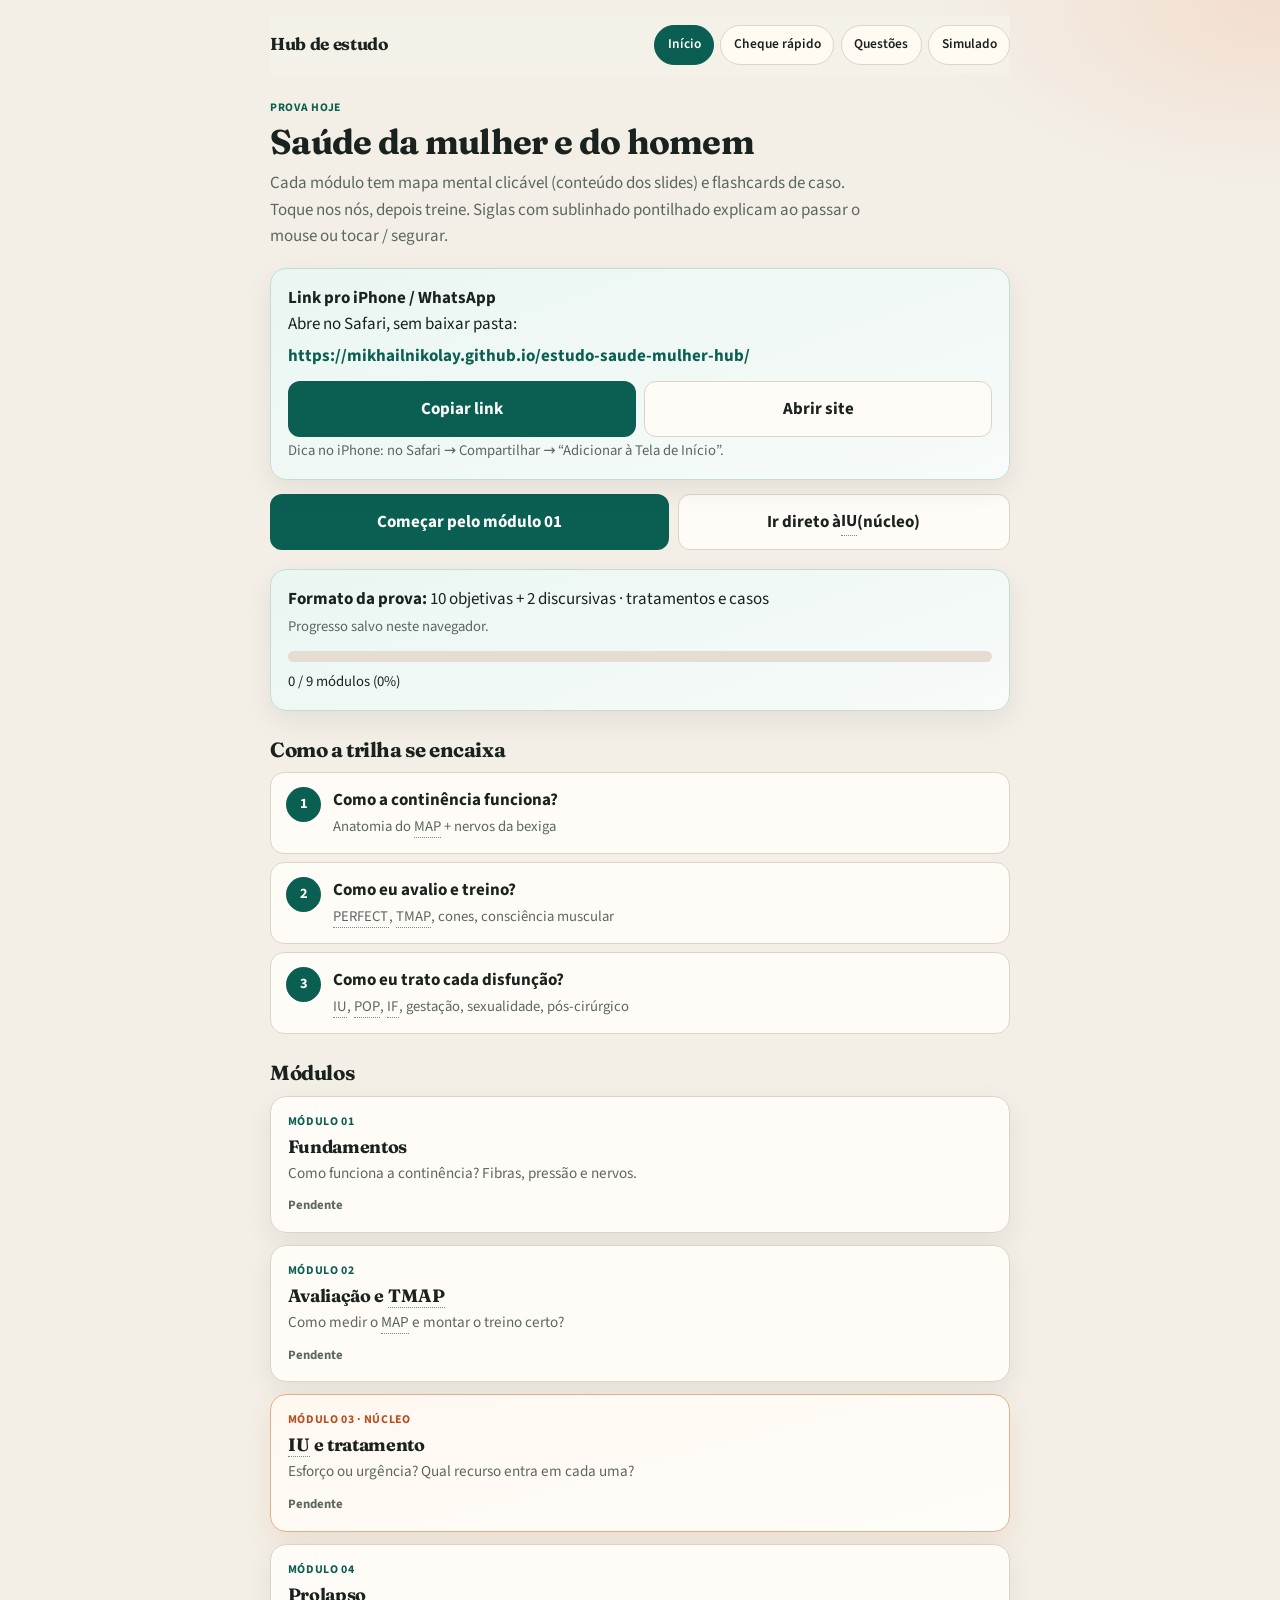
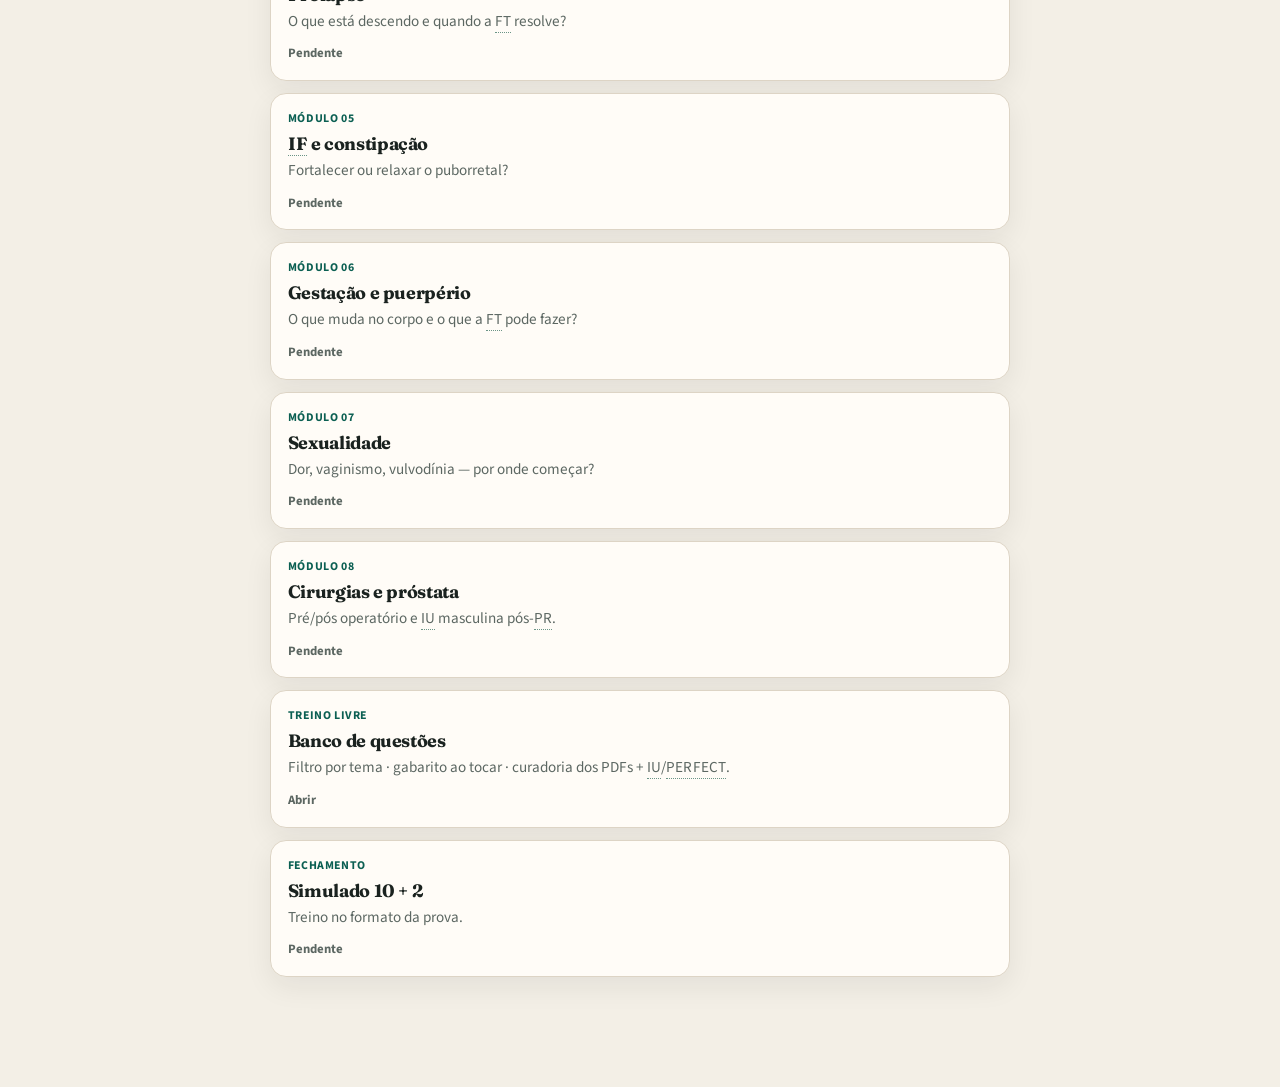
<file: index.html>
<!DOCTYPE html>
<html lang="pt-BR">
<head>
  <meta charset="UTF-8" />
  <meta name="viewport" content="width=device-width, initial-scale=1, viewport-fit=cover" />
  <meta name="theme-color" content="#0b5f52" />
  <meta name="apple-mobile-web-app-capable" content="yes" />
  <meta name="apple-mobile-web-app-status-bar-style" content="default" />
  <meta name="apple-mobile-web-app-title" content="Hub estudo" />
  <title>Hub — Saúde da Mulher e do Homem</title>
  <link rel="stylesheet" href="assets/style.css" />
</head>
<body>
  <div class="wrap">
    <div class="topbar">
      <div class="brand">Hub de estudo</div>
      <div class="nav-links">
        <a class="chip active" href="index.html">Início</a>
        <a class="chip" href="cheque-rapido.html">Cheque rápido</a>
        <a class="chip" href="banco-questoes.html">Questões</a>
        <a class="chip" href="99-simulacao-prova.html">Simulado</a>
      </div>
    </div>

    <div class="section-label">Prova hoje</div>
    <h1>Saúde da mulher e do homem</h1>
    <p class="lead">Cada módulo tem mapa mental clicável (conteúdo dos slides) e flashcards de caso. Toque nos nós, depois treine. Siglas com sublinhado pontilhado explicam ao passar o mouse ou tocar / segurar.</p>

    <div class="card meta" data-no-gloss>
      <strong>Link pro iPhone / WhatsApp</strong><br />
      Abre no Safari, sem baixar pasta:<br />
      <a class="share-link" href="https://mikhailnikolay.github.io/estudo-saude-mulher-hub/">https://mikhailnikolay.github.io/estudo-saude-mulher-hub/</a>
      <div class="btn-row" style="margin-top:.75rem">
        <button type="button" class="btn" data-copy-link>Copiar link</button>
        <a class="btn secondary" href="https://mikhailnikolay.github.io/estudo-saude-mulher-hub/">Abrir site</a>
      </div>
      <span class="small muted">Dica no iPhone: no Safari → Compartilhar → “Adicionar à Tela de Início”.</span>
    </div>

    <div class="hero-actions">
      <a class="btn" href="01-fundamentos.html">Começar pelo módulo 01</a>
      <a class="btn secondary" href="03-iu-e-tratamento.html">Ir direto à IU (núcleo)</a>
    </div>

    <div class="card meta">
      <strong>Formato da prova:</strong> 10 objetivas + 2 discursivas · tratamentos e casos<br />
      <span class="small muted">Progresso salvo neste navegador.</span>
      <div class="progress-bar" aria-hidden="true"><span data-progress-bar></span></div>
      <div class="small" data-progress-label>0 / 9 módulos</div>
    </div>

    <h2>Como a trilha se encaixa</h2>
    <div class="flow">
      <div class="flow-item"><div class="n">1</div><div><strong>Como a continência funciona?</strong><span>Anatomia do MAP + nervos da bexiga</span></div></div>
      <div class="flow-item"><div class="n">2</div><div><strong>Como eu avalio e treino?</strong><span>PERFECT, TMAP, cones, consciência muscular</span></div></div>
      <div class="flow-item"><div class="n">3</div><div><strong>Como eu trato cada disfunção?</strong><span>IU, POP, IF, gestação, sexualidade, pós-cirúrgico</span></div></div>
    </div>

    <h2>Módulos</h2>
    <div class="grid">
      <a class="module-card" data-module-id="01" href="01-fundamentos.html">
        <div class="num">Módulo 01</div>
        <h3>Fundamentos</h3>
        <p>Como funciona a continência? Fibras, pressão e nervos.</p>
        <div class="status">Pendente</div>
      </a>
      <a class="module-card" data-module-id="02" href="02-avaliacao-perfect-tmap.html">
        <div class="num">Módulo 02</div>
        <h3>Avaliação e TMAP</h3>
        <p>Como medir o MAP e montar o treino certo?</p>
        <div class="status">Pendente</div>
      </a>
      <a class="module-card core" data-module-id="03" href="03-iu-e-tratamento.html">
        <div class="num">Módulo 03 · núcleo</div>
        <h3>IU e tratamento</h3>
        <p>Esforço ou urgência? Qual recurso entra em cada uma?</p>
        <div class="status">Pendente</div>
      </a>
      <a class="module-card" data-module-id="04" href="04-pop.html">
        <div class="num">Módulo 04</div>
        <h3>Prolapso</h3>
        <p>O que está descendo e quando a FT resolve?</p>
        <div class="status">Pendente</div>
      </a>
      <a class="module-card" data-module-id="05" href="05-fecal-constipacao.html">
        <div class="num">Módulo 05</div>
        <h3>IF e constipação</h3>
        <p>Fortalecer ou relaxar o puborretal?</p>
        <div class="status">Pendente</div>
      </a>
      <a class="module-card" data-module-id="06" href="06-gestacao-puerperio.html">
        <div class="num">Módulo 06</div>
        <h3>Gestação e puerpério</h3>
        <p>O que muda no corpo e o que a FT pode fazer?</p>
        <div class="status">Pendente</div>
      </a>
      <a class="module-card" data-module-id="07" href="07-sexualidade.html">
        <div class="num">Módulo 07</div>
        <h3>Sexualidade</h3>
        <p>Dor, vaginismo, vulvodínia — por onde começar?</p>
        <div class="status">Pendente</div>
      </a>
      <a class="module-card" data-module-id="08" href="08-cirurgias-homem-prostata.html">
        <div class="num">Módulo 08</div>
        <h3>Cirurgias e próstata</h3>
        <p>Pré/pós operatório e IU masculina pós-PR.</p>
        <div class="status">Pendente</div>
      </a>
      <a class="module-card" href="banco-questoes.html">
        <div class="num">Treino livre</div>
        <h3>Banco de questões</h3>
        <p>Filtro por tema · gabarito ao tocar · curadoria dos PDFs + IU/PERFECT.</p>
        <div class="status">Abrir</div>
      </a>
      <a class="module-card" data-module-id="99" href="99-simulacao-prova.html">
        <div class="num">Fechamento</div>
        <h3>Simulado 10 + 2</h3>
        <p>Treino no formato da prova.</p>
        <div class="status">Pendente</div>
      </a>
    </div>
  </div>
  <script src="assets/app.js"></script>
</body>
</html>
</file>
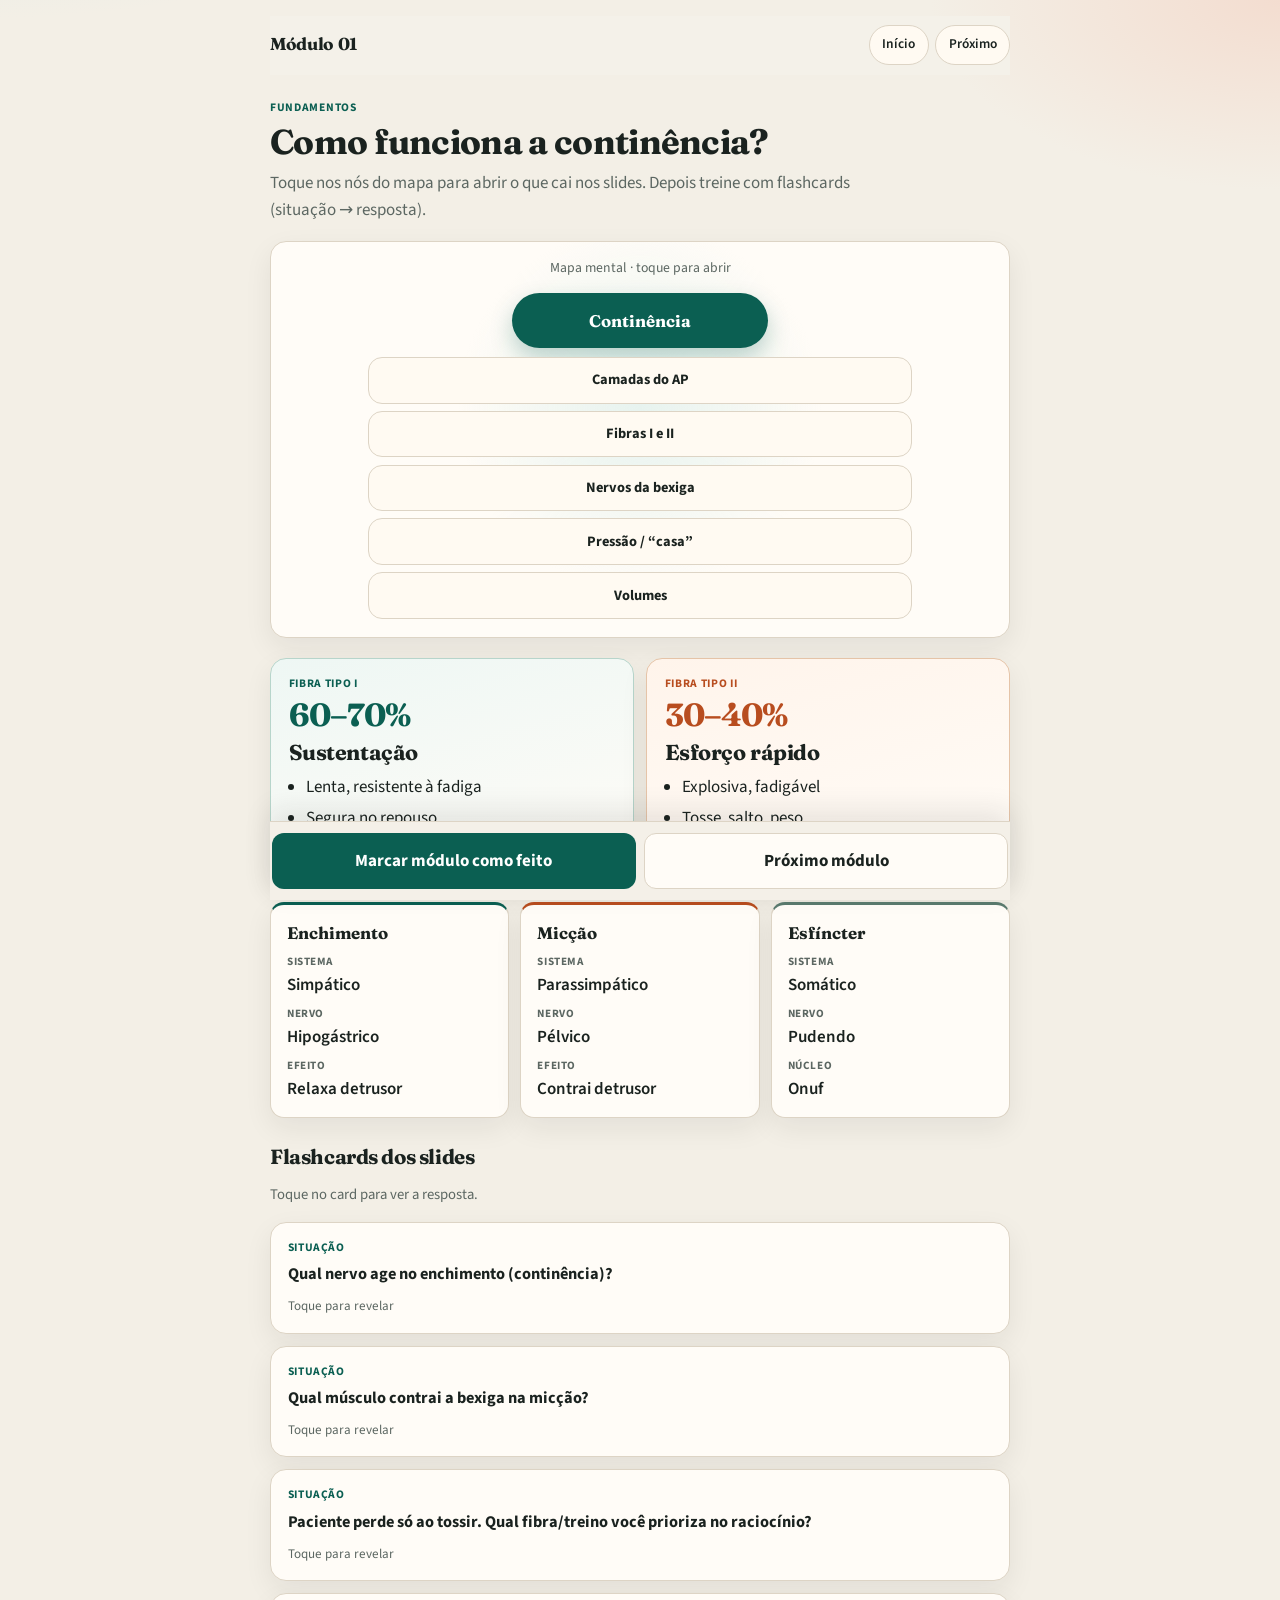
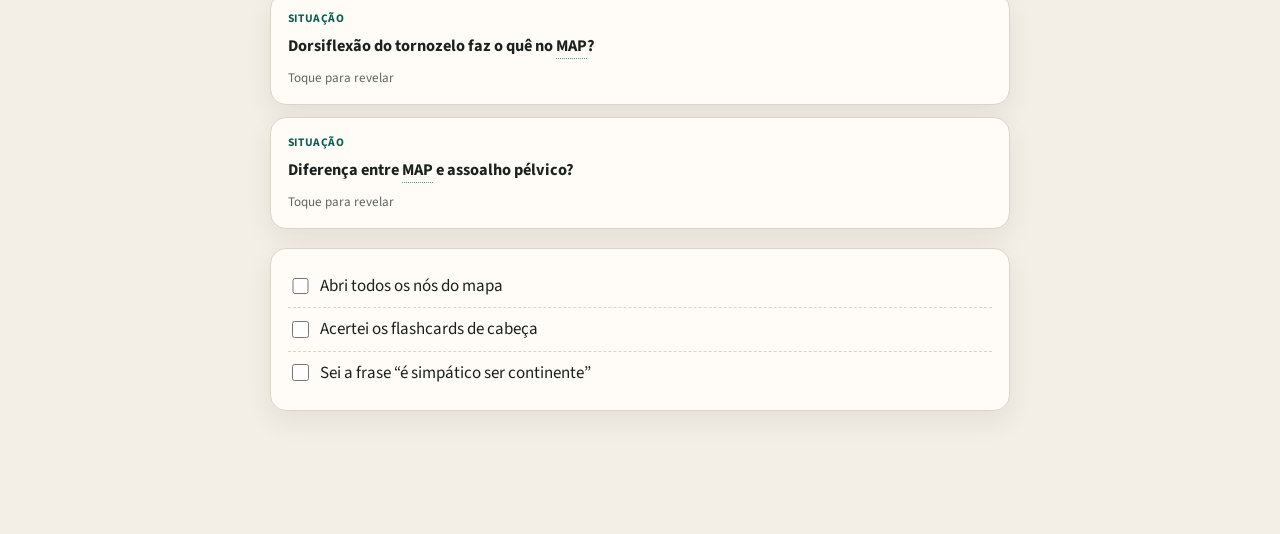
<file: 01-fundamentos.html>
﻿<!DOCTYPE html>
<html lang="pt-BR">
<head>
  <meta charset="UTF-8" />
  <meta name="viewport" content="width=device-width, initial-scale=1, viewport-fit=cover" />
  <title>01 · Fundamentos</title>
  <link rel="stylesheet" href="assets/style.css" />
</head>
<body data-module="01">
  <div class="wrap">
    <div class="topbar">
      <div class="brand">Módulo 01</div>
      <div class="nav-links">
        <a class="chip" href="index.html">Início</a>
        <a class="chip" href="02-avaliacao-perfect-tmap.html">Próximo</a>
      </div>
    </div>

    <div class="section-label">Fundamentos</div>
    <h1>Como funciona a continência?</h1>
    <p class="lead">Toque nos nós do mapa para abrir o que cai nos slides. Depois treine com flashcards (situação → resposta).</p>

    <div class="mmap" data-mmap>
      <p class="mmap-hint">Mapa mental · toque para abrir</p>
      <div class="mmap-board">
        <button type="button" class="mmap-core" data-node="continencia">Continência</button>
        <div class="mmap-branches">
          <button type="button" class="mmap-node" data-node="camadas">Camadas do AP</button>
          <button type="button" class="mmap-node" data-node="fibras">Fibras I e II</button>
          <button type="button" class="mmap-node warm" data-node="neuro">Nervos da bexiga</button>
          <button type="button" class="mmap-node" data-node="pressao">Pressão / “casa”</button>
          <button type="button" class="mmap-node warm" data-node="volumes">Volumes</button>
        </div>

        <div class="mmap-panel" data-panel="continencia">
          <h3>Continência</h3>
          <ul>
            <li>Depende de MAP + nervos + controle da pressão abdominal</li>
            <li>Se um falha → IU, POP ou IF</li>
            <li>Frase da aula: <strong>é simpático ser continente</strong></li>
          </ul>
        </div>
        <div class="mmap-panel" data-panel="camadas">
          <h3>Camadas (slides de anatomia)</h3>
          <ul>
            <li><strong>Diafragma pélvico</strong> — elevador (~90% do suporte)</li>
            <li><strong>Diafragma urogenital</strong> — esfíncteres, isquio/bulbo, transversos</li>
            <li><strong>Fáscia endopélvica</strong> — parietal + visceral</li>
            <li>MAP = músculo · Assoalho = músculo + fáscia + ligamentos</li>
          </ul>
        </div>
        <div class="mmap-panel" data-panel="fibras">
          <h3>Fibras do MAP</h3>
          <ul>
            <li><strong>Tipo I (60–70%)</strong> — tônicas, lentas, sustentação no repouso → POP</li>
            <li><strong>Tipo II (30–40%)</strong> — rápidas, esforço (tosse/salto) → IUE / Knack</li>
          </ul>
        </div>
        <div class="mmap-panel" data-panel="neuro">
          <h3>Neuro da micção</h3>
          <ul>
            <li><strong>Enchimento (bexiga):</strong> simpático <strong>T10–L2</strong> · hipogástrico · noradrenalina</li>
            <li><strong>Micção:</strong> parassimpático S2–S4 · pélvico · acetilcolina → detrusor</li>
            <li class="small muted">Não confundir: T5–L2 é o simpático do <em>intestino</em> (Aula 6), não da bexiga</li>
            <li><strong>Esfíncter estriado:</strong> Onuf + pudendo</li>
          </ul>
        </div>
        <div class="mmap-panel" data-panel="pressao">
          <h3>Pressão intra-abdominal</h3>
          <ul>
            <li>Diafragma + MAP + transverso</li>
            <li>Inspirar: descem juntos · Expirar: sobem</li>
            <li>Dorsiflexão facilita contração · plantiflexão relaxa</li>
          </ul>
        </div>
        <div class="mmap-panel" data-panel="volumes">
          <h3>Números do diário miccional</h3>
          <ul>
            <li>1º desejo ~150 ml</li>
            <li>Capacidade ~400–500 ml</li>
            <li>Frequência 5–8×/dia · ingesta ~30 ml/kg</li>
          </ul>
        </div>
      </div>
    </div>

    <div class="compare">
      <div class="tile slow">
        <div class="eyebrow">Fibra tipo I</div>
        <div class="stat">60–70%</div>
        <h3>Sustentação</h3>
        <ul>
          <li>Lenta, resistente à fadiga</li>
          <li>Segura no repouso</li>
          <li>Chave no elevador / POP</li>
        </ul>
      </div>
      <div class="tile fast">
        <div class="eyebrow">Fibra tipo II</div>
        <div class="stat">30–40%</div>
        <h3>Esforço rápido</h3>
        <ul>
          <li>Explosiva, fadigável</li>
          <li>Tosse, salto, peso</li>
          <li>Chave na IUE</li>
        </ul>
      </div>
    </div>

    <div class="phase-row">
      <div class="phase fill">
        <div class="name">Enchimento</div>
        <dl>
          <dt>Sistema</dt><dd>Simpático</dd>
          <dt>Nervo</dt><dd>Hipogástrico</dd>
          <dt>Efeito</dt><dd>Relaxa detrusor</dd>
        </dl>
      </div>
      <div class="phase empty">
        <div class="name">Micção</div>
        <dl>
          <dt>Sistema</dt><dd>Parassimpático</dd>
          <dt>Nervo</dt><dd>Pélvico</dd>
          <dt>Efeito</dt><dd>Contrai detrusor</dd>
        </dl>
      </div>
      <div class="phase guard">
        <div class="name">Esfíncter</div>
        <dl>
          <dt>Sistema</dt><dd>Somático</dd>
          <dt>Nervo</dt><dd>Pudendo</dd>
          <dt>Núcleo</dt><dd>Onuf</dd>
        </dl>
      </div>
    </div>

    <h2>Flashcards dos slides</h2>
    <p class="small muted">Toque no card para ver a resposta.</p>
    <div class="deck">
      <div class="flash" data-flash>
        <div class="face-label">Situação</div>
        <div class="front">Qual nervo age no enchimento (continência)?</div>
        <div class="back">Hipogástrico (simpático T10–L2 da bexiga, noradrenalina) — relaxa detrusor e aumenta tônus uretral. T5–L2 é do intestino.</div>
        <div class="tap">Toque para revelar</div>
      </div>
      <div class="flash" data-flash>
        <div class="face-label">Situação</div>
        <div class="front">Qual músculo contrai a bexiga na micção?</div>
        <div class="back">Detrusor — via parassimpático (nervo pélvico, S2–S4, acetilcolina).</div>
        <div class="tap">Toque para revelar</div>
      </div>
      <div class="flash" data-flash>
        <div class="face-label">Situação</div>
        <div class="front">Paciente perde só ao tossir. Qual fibra/treino você prioriza no raciocínio?</div>
        <div class="back">Fibras tipo II + timing (Knack). É IUE: falha no esforço, não urgência de detrusor.</div>
        <div class="tap">Toque para revelar</div>
      </div>
      <div class="flash" data-flash>
        <div class="face-label">Situação</div>
        <div class="front">Dorsiflexão do tornozelo faz o quê no MAP?</div>
        <div class="back">Facilita contração. Plantiflexão relaxa. Salto alto aumenta perda urinária.</div>
        <div class="tap">Toque para revelar</div>
      </div>
      <div class="flash" data-flash>
        <div class="face-label">Situação</div>
        <div class="front">Diferença entre MAP e assoalho pélvico?</div>
        <div class="back">MAP = só a camada muscular. Assoalho pélvico = músculos + fáscias + ligamentos.</div>
        <div class="tap">Toque para revelar</div>
      </div>
    </div>

    <div class="card checklist" data-checklist>
      <label><input type="checkbox" data-id="1" /> Abri todos os nós do mapa</label>
      <label><input type="checkbox" data-id="2" /> Acertei os flashcards de cabeça</label>
      <label><input type="checkbox" data-id="3" /> Sei a frase “é simpático ser continente”</label>
    </div>

    <div class="sticky-actions btn-row">
      <button type="button" class="btn" data-mark-done>Marcar módulo como feito</button>
      <a class="btn secondary" href="02-avaliacao-perfect-tmap.html">Próximo módulo</a>
    </div>
  </div>
  <script src="assets/app.js"></script>
</body>
</html>
</file>
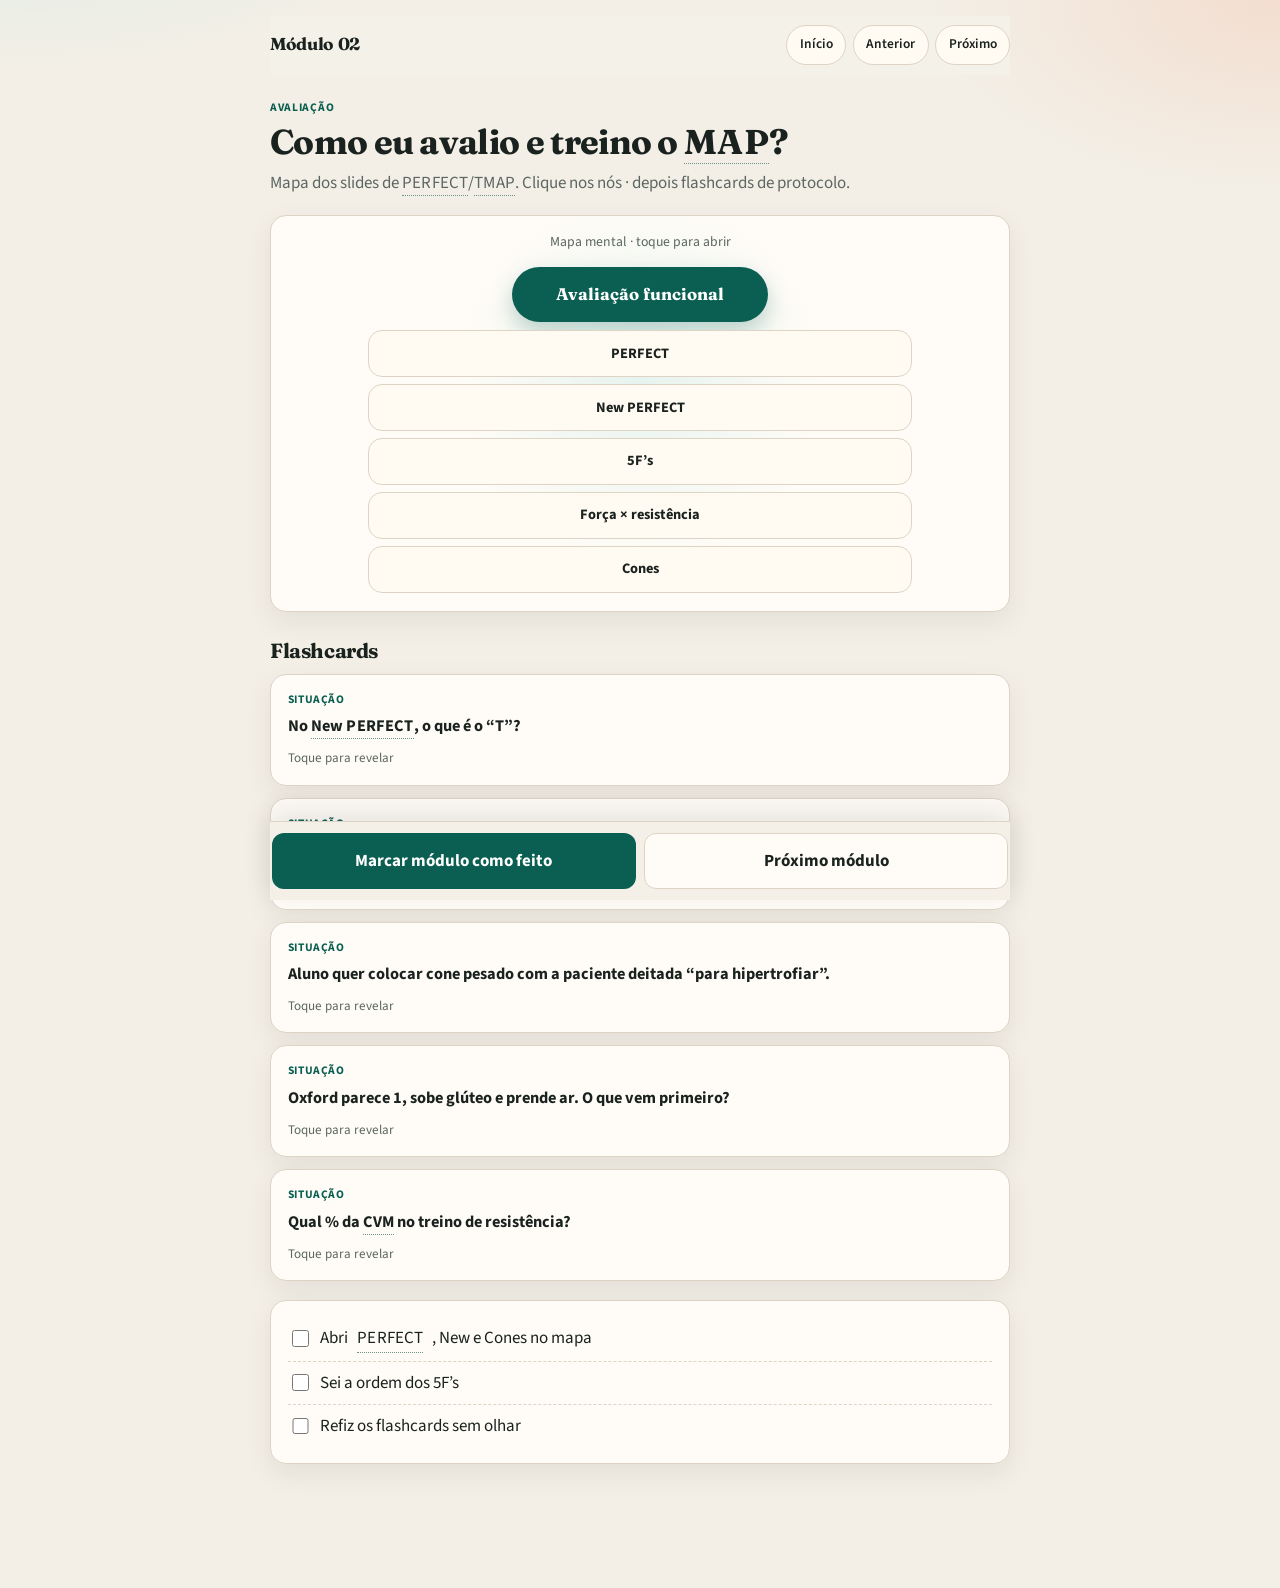
<file: 02-avaliacao-perfect-tmap.html>
﻿<!DOCTYPE html>
<html lang="pt-BR">
<head>
  <meta charset="UTF-8" />
  <meta name="viewport" content="width=device-width, initial-scale=1, viewport-fit=cover" />
  <title>02 · Avaliação e TMAP</title>
  <link rel="stylesheet" href="assets/style.css" />
</head>
<body data-module="02">
  <div class="wrap">
    <div class="topbar">
      <div class="brand">Módulo 02</div>
      <div class="nav-links">
        <a class="chip" href="index.html">Início</a>
        <a class="chip" href="01-fundamentos.html">Anterior</a>
        <a class="chip" href="03-iu-e-tratamento.html">Próximo</a>
      </div>
    </div>

    <div class="section-label">Avaliação</div>
    <h1>Como eu avalio e treino o MAP?</h1>
    <p class="lead">Mapa dos slides de PERFECT/TMAP. Clique nos nós · depois flashcards de protocolo.</p>

    <div class="mmap" data-mmap>
      <p class="mmap-hint">Mapa mental · toque para abrir</p>
      <div class="mmap-board">
        <button type="button" class="mmap-core" data-node="aval">Avaliação funcional</button>
        <div class="mmap-branches">
          <button type="button" class="mmap-node" data-node="perfect">PERFECT</button>
          <button type="button" class="mmap-node warm" data-node="new">New PERFECT</button>
          <button type="button" class="mmap-node" data-node="5f">5F’s</button>
          <button type="button" class="mmap-node" data-node="treino">Força × resistência</button>
          <button type="button" class="mmap-node warm" data-node="cones">Cones</button>
        </div>
        <div class="mmap-panel" data-panel="aval">
          <h3>Por que avaliar?</h3>
          <ul>
            <li>Sem contração correta, cone/eletro/exercício falham</li>
            <li>Observe antes de tocar (reflexo miotático pode “maquiar” a força)</li>
            <li>Acessórios e apneia = ainda na fase de aprendizado</li>
          </ul>
        </div>
        <div class="mmap-panel" data-panel="perfect">
          <h3>PERFECT</h3>
          <ul>
            <li><strong>P</strong> força · <strong>E</strong> endurance (até ~10 s)</li>
            <li><strong>R</strong> reps (descanso 4 s) · <strong>F</strong> fast (≥2 min de pausa antes)</li>
            <li><strong>ECT</strong> = todas as contrações cronometradas</li>
          </ul>
        </div>
        <div class="mmap-panel" data-panel="new">
          <h3>New PERFECT</h3>
          <ul>
            <li><strong>Elevation</strong> — eleva o MAP?</li>
            <li><strong>Co-contraction</strong> — abdome junto?</li>
            <li><strong>Timed</strong> — resposta na tosse?</li>
          </ul>
        </div>
        <div class="mmap-panel" data-panel="5f">
          <h3>5F’s (Berghmans & Seleme)</h3>
          <ul>
            <li>Find → Feel → Force → Follow through → Functional</li>
            <li>Ordem importa: achar antes de carregar</li>
          </ul>
        </div>
        <div class="mmap-panel" data-panel="treino">
          <h3>Como treinar</h3>
          <ul>
            <li><strong>Força:</strong> perto da CVM, poucas reps explosivas (II)</li>
            <li><strong>Resistência:</strong> 50–70% CVM, sustentação (I)</li>
            <li>Também: relaxamento (elevador/Jacobson) + funcional (Knack)</li>
          </ul>
        </div>
        <div class="mmap-panel" data-panel="cones">
          <h3>Cones (slide)</h3>
          <ul>
            <li>Teste 1 min em pé/caminhada · sem lubrificante</li>
            <li>Passiva ≤15 min com o que NÃO escorrega</li>
            <li>Ativa = treino com o que escorregou</li>
            <li><strong>Não</strong> sobrecarregar deitada</li>
          </ul>
        </div>
      </div>
    </div>

    <h2>Flashcards</h2>
    <div class="deck">
      <div class="flash" data-flash>
        <div class="face-label">Situação</div>
        <div class="front">No New PERFECT, o que é o “T”?</div>
        <div class="back">Timed — contração reflexa na tosse.</div>
        <div class="tap">Toque para revelar</div>
      </div>
      <div class="flash" data-flash>
        <div class="face-label">Situação</div>
        <div class="front">Quanto de descanso entre reps no “R”?</div>
        <div class="back">4 segundos. Os ≥2 minutos são antes de começar o Fast.</div>
        <div class="tap">Toque para revelar</div>
      </div>
      <div class="flash" data-flash>
        <div class="face-label">Situação</div>
        <div class="front">Aluno quer colocar cone pesado com a paciente deitada “para hipertrofiar”.</div>
        <div class="back">Errado. Não se faz sobrecarga com cone deitada. Teste e treino em ortostase/AVDs.</div>
        <div class="tap">Toque para revelar</div>
      </div>
      <div class="flash" data-flash>
        <div class="face-label">Situação</div>
        <div class="front">Oxford parece 1, sobe glúteo e prende ar. O que vem primeiro?</div>
        <div class="back">Find–Feel: conscientização, expiração, biofeedback se precisar. Só depois força/cones.</div>
        <div class="tap">Toque para revelar</div>
      </div>
      <div class="flash" data-flash>
        <div class="face-label">Situação</div>
        <div class="front">Qual % da CVM no treino de resistência?</div>
        <div class="back">Cerca de 50–70% (submáxima). Ninguém sustenta 100% o tempo todo.</div>
        <div class="tap">Toque para revelar</div>
      </div>
    </div>

    <div class="card checklist" data-checklist>
      <label><input type="checkbox" data-id="1" /> Abri PERFECT, New e Cones no mapa</label>
      <label><input type="checkbox" data-id="2" /> Sei a ordem dos 5F’s</label>
      <label><input type="checkbox" data-id="3" /> Refiz os flashcards sem olhar</label>
    </div>

    <div class="sticky-actions btn-row">
      <button type="button" class="btn" data-mark-done>Marcar módulo como feito</button>
      <a class="btn secondary" href="03-iu-e-tratamento.html">Próximo módulo</a>
    </div>
  </div>
  <script src="assets/app.js"></script>
</body>
</html>
</file>
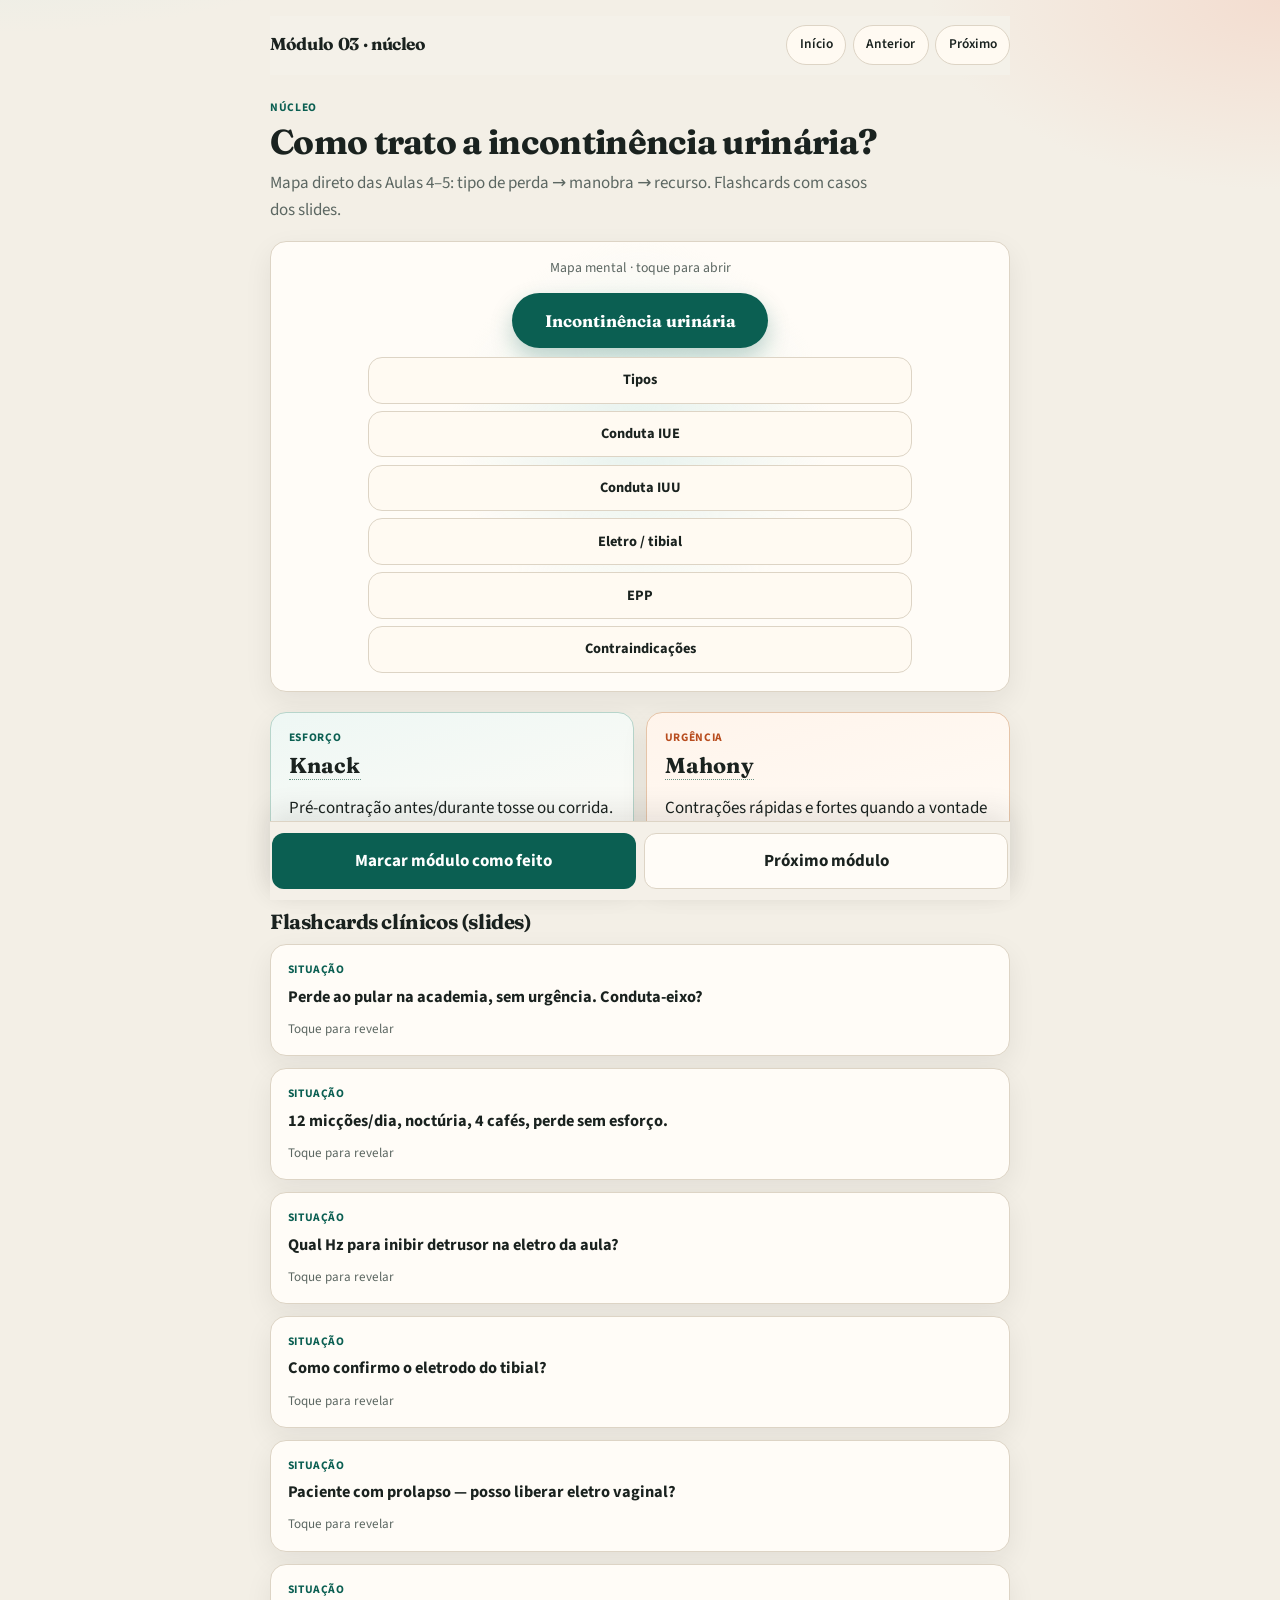
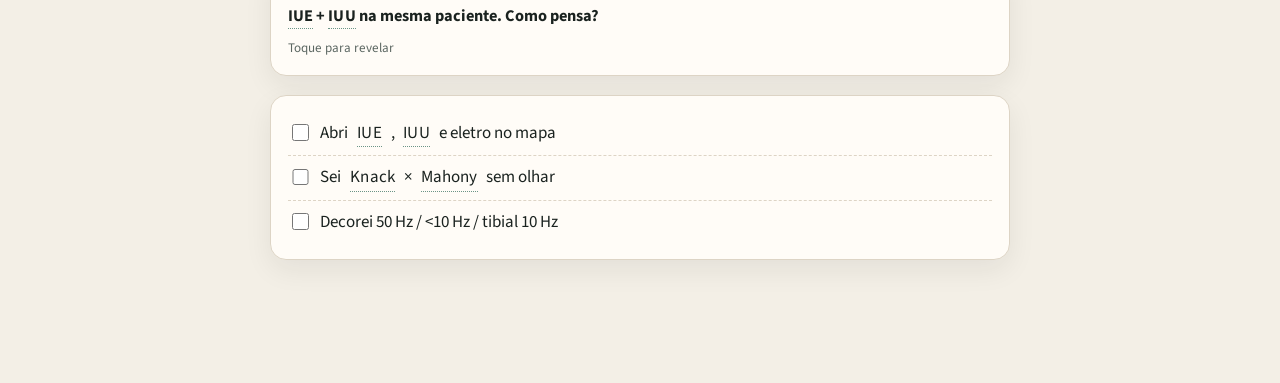
<file: 03-iu-e-tratamento.html>
﻿<!DOCTYPE html>
<html lang="pt-BR">
<head>
  <meta charset="UTF-8" />
  <meta name="viewport" content="width=device-width, initial-scale=1, viewport-fit=cover" />
  <title>03 · IU e tratamento</title>
  <link rel="stylesheet" href="assets/style.css" />
</head>
<body data-module="03">
  <div class="wrap">
    <div class="topbar">
      <div class="brand">Módulo 03 · núcleo</div>
      <div class="nav-links">
        <a class="chip" href="index.html">Início</a>
        <a class="chip" href="02-avaliacao-perfect-tmap.html">Anterior</a>
        <a class="chip" href="04-pop.html">Próximo</a>
      </div>
    </div>

    <div class="section-label">Núcleo</div>
    <h1>Como trato a incontinência urinária?</h1>
    <p class="lead">Mapa direto das Aulas 4–5: tipo de perda → manobra → recurso. Flashcards com casos dos slides.</p>

    <div class="mmap" data-mmap>
      <p class="mmap-hint">Mapa mental · toque para abrir</p>
      <div class="mmap-board">
        <button type="button" class="mmap-core" data-node="iu">Incontinência urinária</button>
        <div class="mmap-branches">
          <button type="button" class="mmap-node" data-node="tipos">Tipos</button>
          <button type="button" class="mmap-node warm" data-node="iue">Conduta IUE</button>
          <button type="button" class="mmap-node warm" data-node="iuu">Conduta IUU</button>
          <button type="button" class="mmap-node" data-node="eletro">Eletro / tibial</button>
          <button type="button" class="mmap-node" data-node="epp">EPP</button>
          <button type="button" class="mmap-node" data-node="ci">Contraindicações</button>
        </div>
        <div class="mmap-panel" data-panel="iu">
          <h3>Definição (slide)</h3>
          <ul>
            <li>Perda <strong>involuntária</strong> de urina</li>
            <li>Envolve cérebro + bexiga + MAP</li>
            <li>1ª linha: tratamento <strong>conservador</strong> (ICS)</li>
          </ul>
        </div>
        <div class="mmap-panel" data-panel="tipos">
          <h3>Tipos</h3>
          <ul>
            <li><strong>IUE</strong> — esforço (tosse, salto)</li>
            <li><strong>IUU</strong> — urgência / detrusor</li>
            <li><strong>IUM</strong> — mistura</li>
            <li><strong>Transbordamento</strong> — não esvazia (homem/próstata comum)</li>
          </ul>
        </div>
        <div class="mmap-panel" data-panel="iue">
          <h3>IUE — o que fazer</h3>
          <ul>
            <li>TMAP / EPP + <strong>Knack</strong></li>
            <li>± cones, biofeedback, eletro fibras II/I</li>
            <li>≥24 contrações/dia · preferir expiração</li>
          </ul>
        </div>
        <div class="mmap-panel" data-panel="iuu">
          <h3>IUU — o que fazer</h3>
          <ul>
            <li>Diário + ↓ irritantes + micção programada</li>
            <li><strong>Mahony (A3)</strong> na urgência</li>
            <li>± tibial 10 Hz ou eletro &lt;10 Hz</li>
          </ul>
        </div>
        <div class="mmap-panel" data-panel="eletro">
          <h3>Parâmetros da aula</h3>
          <ul>
            <li>Fibras II: &gt;30 Hz (ideal 50) · Toff=2×Ton</li>
            <li>Fibras I: &lt;30 Hz · Toff=Ton</li>
            <li>Inibir detrusor: &lt;10 Hz</li>
            <li>Tibial: 10 Hz, 20–30 min, confirma com <strong>hálux</strong></li>
          </ul>
        </div>
        <div class="mmap-panel" data-panel="epp">
          <h3>EPP (ordem)</h3>
          <ul>
            <li>Propriocepção → simples → elaborados → esforço</li>
            <li>Evidência clínica A nos slides</li>
          </ul>
        </div>
        <div class="mmap-panel" data-panel="ci">
          <h3>CI de eletro intracavitária</h3>
          <ul>
            <li>Infecção / lesão · gravidez (considerar)</li>
            <li>Neoplasia local · <strong>prolapso</strong> · DIU metálico</li>
            <li>Desconforto excessivo · menstruação (higiene)</li>
          </ul>
        </div>
      </div>
    </div>

    <div class="compare">
      <div class="tile slow">
        <div class="eyebrow">Esforço</div>
        <h3>Knack</h3>
        <p>Pré-contração antes/durante tosse ou corrida.</p>
      </div>
      <div class="tile fast">
        <div class="eyebrow">Urgência</div>
        <h3>Mahony</h3>
        <p>Contrações rápidas e fortes quando a vontade explode.</p>
      </div>
    </div>

    <h2>Flashcards clínicos (slides)</h2>
    <div class="deck">
      <div class="flash" data-flash>
        <div class="face-label">Situação</div>
        <div class="front">Perde ao pular na academia, sem urgência. Conduta-eixo?</div>
        <div class="back">IUE → EPP/TMAP + Knack ± cones/BF/eletro de fortalecimento. Não começar por tibial.</div>
        <div class="tap">Toque para revelar</div>
      </div>
      <div class="flash" data-flash>
        <div class="face-label">Situação</div>
        <div class="front">12 micções/dia, noctúria, 4 cafés, perde sem esforço.</div>
        <div class="back">IUU/BH → ↓ cafeína, diário, micção programada, Mahony ± tibial 10 Hz / eletro &lt;10 Hz.</div>
        <div class="tap">Toque para revelar</div>
      </div>
      <div class="flash" data-flash>
        <div class="face-label">Situação</div>
        <div class="front">Qual Hz para inibir detrusor na eletro da aula?</div>
        <div class="back">&lt;10 Hz (bifásica, ~10 µs, sem repouso, ~10 min).</div>
        <div class="tap">Toque para revelar</div>
      </div>
      <div class="flash" data-flash>
        <div class="face-label">Situação</div>
        <div class="front">Como confirmo o eletrodo do tibial?</div>
        <div class="back">Flexão rítmica do hálux.</div>
        <div class="tap">Toque para revelar</div>
      </div>
      <div class="flash" data-flash>
        <div class="face-label">Situação</div>
        <div class="front">Paciente com prolapso — posso liberar eletro vaginal?</div>
        <div class="back">Não de rotina: prolapso está na lista de contraindicações da aula.</div>
        <div class="tap">Toque para revelar</div>
      </div>
      <div class="flash" data-flash>
        <div class="face-label">Situação</div>
        <div class="front">IUE + IUU na mesma paciente. Como pensa?</div>
        <div class="back">IUM: combina eixos (Knack/TMAP + comportamento/Mahony±tibial), priorizando o sintoma dominante.</div>
        <div class="tap">Toque para revelar</div>
      </div>
    </div>

    <div class="card checklist" data-checklist>
      <label><input type="checkbox" data-id="1" /> Abri IUE, IUU e eletro no mapa</label>
      <label><input type="checkbox" data-id="2" /> Sei Knack × Mahony sem olhar</label>
      <label><input type="checkbox" data-id="3" /> Decorei 50 Hz / &lt;10 Hz / tibial 10 Hz</label>
    </div>

    <div class="sticky-actions btn-row">
      <button type="button" class="btn" data-mark-done>Marcar módulo como feito</button>
      <a class="btn secondary" href="04-pop.html">Próximo módulo</a>
    </div>
  </div>
  <script src="assets/app.js"></script>
</body>
</html>
</file>
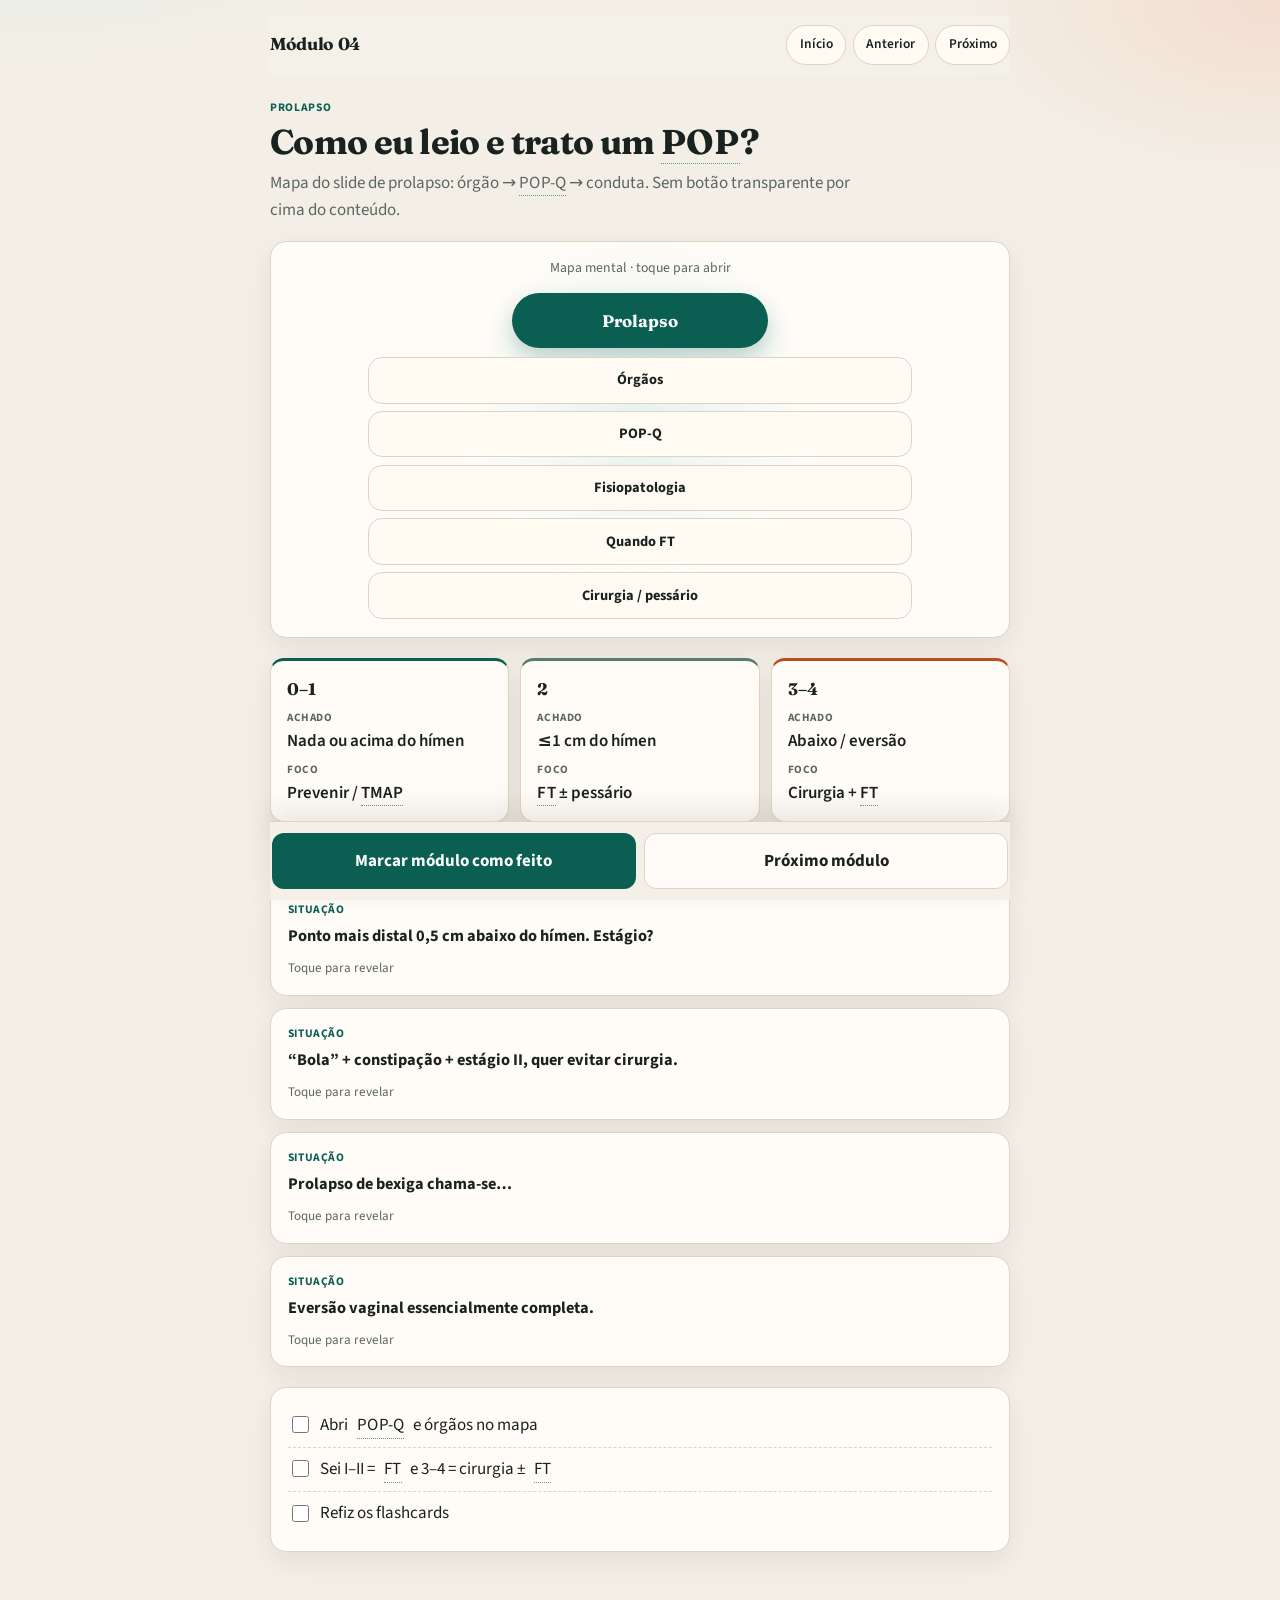
<file: 04-pop.html>
﻿<!DOCTYPE html>
<html lang="pt-BR">
<head>
  <meta charset="UTF-8" />
  <meta name="viewport" content="width=device-width, initial-scale=1, viewport-fit=cover" />
  <title>04 · Prolapso</title>
  <link rel="stylesheet" href="assets/style.css" />
</head>
<body data-module="04">
  <div class="wrap">
    <div class="topbar">
      <div class="brand">Módulo 04</div>
      <div class="nav-links">
        <a class="chip" href="index.html">Início</a>
        <a class="chip" href="03-iu-e-tratamento.html">Anterior</a>
        <a class="chip" href="05-fecal-constipacao.html">Próximo</a>
      </div>
    </div>

    <div class="section-label">Prolapso</div>
    <h1>Como eu leio e trato um POP?</h1>
    <p class="lead">Mapa do slide de prolapso: órgão → POP-Q → conduta. Sem botão transparente por cima do conteúdo.</p>

    <div class="mmap" data-mmap>
      <p class="mmap-hint">Mapa mental · toque para abrir</p>
      <div class="mmap-board">
        <button type="button" class="mmap-core" data-node="pop">Prolapso</button>
        <div class="mmap-branches">
          <button type="button" class="mmap-node" data-node="orgaos">Órgãos</button>
          <button type="button" class="mmap-node warm" data-node="popq">POP-Q</button>
          <button type="button" class="mmap-node" data-node="fisio">Fisiopatologia</button>
          <button type="button" class="mmap-node warm" data-node="ft">Quando FT</button>
          <button type="button" class="mmap-node" data-node="cx">Cirurgia / pessário</button>
        </div>
        <div class="mmap-panel" data-panel="pop">
          <h3>O que é</h3>
          <ul>
            <li>Exteriorização de órgãos pela vagina</li>
            <li>Pode ser permanente ou só no esforço (Valsalva)</li>
            <li>Sintomas: bola, peso, urinários/intestinais/sexuais</li>
          </ul>
        </div>
        <div class="mmap-panel" data-panel="orgaos">
          <h3>Nomes</h3>
          <ul>
            <li>Cistocele — bexiga</li>
            <li>Uretocele — uretra</li>
            <li>Retocele — reto</li>
            <li>Enterocele — delgado</li>
            <li>Histerocele — útero</li>
          </ul>
        </div>
        <div class="mmap-panel" data-panel="popq">
          <h3>POP-Q (ICS)</h3>
          <ul>
            <li><strong>0</strong> sem · <strong>1</strong> &gt;1 cm acima do hímen</li>
            <li><strong>2</strong> ≤1 cm do hímen</li>
            <li><strong>3</strong> &gt;1 cm abaixo, sem eversão total</li>
            <li><strong>4</strong> eversão completa</li>
          </ul>
        </div>
        <div class="mmap-panel" data-panel="fisio">
          <h3>Por que acontece</h3>
          <ul>
            <li>Falha do elevador do ânus e/ou fáscia endopélvica</li>
            <li>Piora com constipação, tosse, obesidade, esforço</li>
          </ul>
        </div>
        <div class="mmap-panel" data-panel="ft">
          <h3>Fisioterapia</h3>
          <ul>
            <li>Indicada sobretudo nos estágios <strong>I e II</strong></li>
            <li>TMAP + reduzir fatores de risco</li>
            <li>Alivia sintomas e pode prevenir piora</li>
          </ul>
        </div>
        <div class="mmap-panel" data-panel="cx">
          <h3>Outras opções</h3>
          <ul>
            <li><strong>Pessário</strong> — suporte mecânico</li>
            <li>Estágios altos: cirurgia (sling, colpoperineoplastia…) + FT pré/pós</li>
          </ul>
        </div>
      </div>
    </div>

    <div class="phase-row">
      <div class="phase fill"><div class="name">0–1</div><dl><dt>Achado</dt><dd>Nada ou acima do hímen</dd><dt>Foco</dt><dd>Prevenir / TMAP</dd></dl></div>
      <div class="phase guard"><div class="name">2</div><dl><dt>Achado</dt><dd>≤1 cm do hímen</dd><dt>Foco</dt><dd>FT ± pessário</dd></dl></div>
      <div class="phase empty"><div class="name">3–4</div><dl><dt>Achado</dt><dd>Abaixo / eversão</dd><dt>Foco</dt><dd>Cirurgia + FT</dd></dl></div>
    </div>

    <h2>Flashcards</h2>
    <div class="deck">
      <div class="flash" data-flash>
        <div class="face-label">Situação</div>
        <div class="front">Ponto mais distal 0,5 cm abaixo do hímen. Estágio?</div>
        <div class="back">POP-Q estágio 2.</div>
        <div class="tap">Toque para revelar</div>
      </div>
      <div class="flash" data-flash>
        <div class="face-label">Situação</div>
        <div class="front">“Bola” + constipação + estágio II, quer evitar cirurgia.</div>
        <div class="back">TMAP + tratar constipação/↓PIA ± pessário. Eletro vaginal: CI se houver prolapso.</div>
        <div class="tap">Toque para revelar</div>
      </div>
      <div class="flash" data-flash>
        <div class="face-label">Situação</div>
        <div class="front">Prolapso de bexiga chama-se…</div>
        <div class="back">Cistocele.</div>
        <div class="tap">Toque para revelar</div>
      </div>
      <div class="flash" data-flash>
        <div class="face-label">Situação</div>
        <div class="front">Eversão vaginal essencialmente completa.</div>
        <div class="back">POP-Q estágio 4.</div>
        <div class="tap">Toque para revelar</div>
      </div>
    </div>

    <div class="card checklist" data-checklist>
      <label><input type="checkbox" data-id="1" /> Abri POP-Q e órgãos no mapa</label>
      <label><input type="checkbox" data-id="2" /> Sei I–II = FT e 3–4 = cirurgia ± FT</label>
      <label><input type="checkbox" data-id="3" /> Refiz os flashcards</label>
    </div>

    <div class="sticky-actions btn-row">
      <button type="button" class="btn" data-mark-done>Marcar módulo como feito</button>
      <a class="btn secondary" href="05-fecal-constipacao.html">Próximo módulo</a>
    </div>
  </div>
  <script src="assets/app.js"></script>
</body>
</html>
</file>
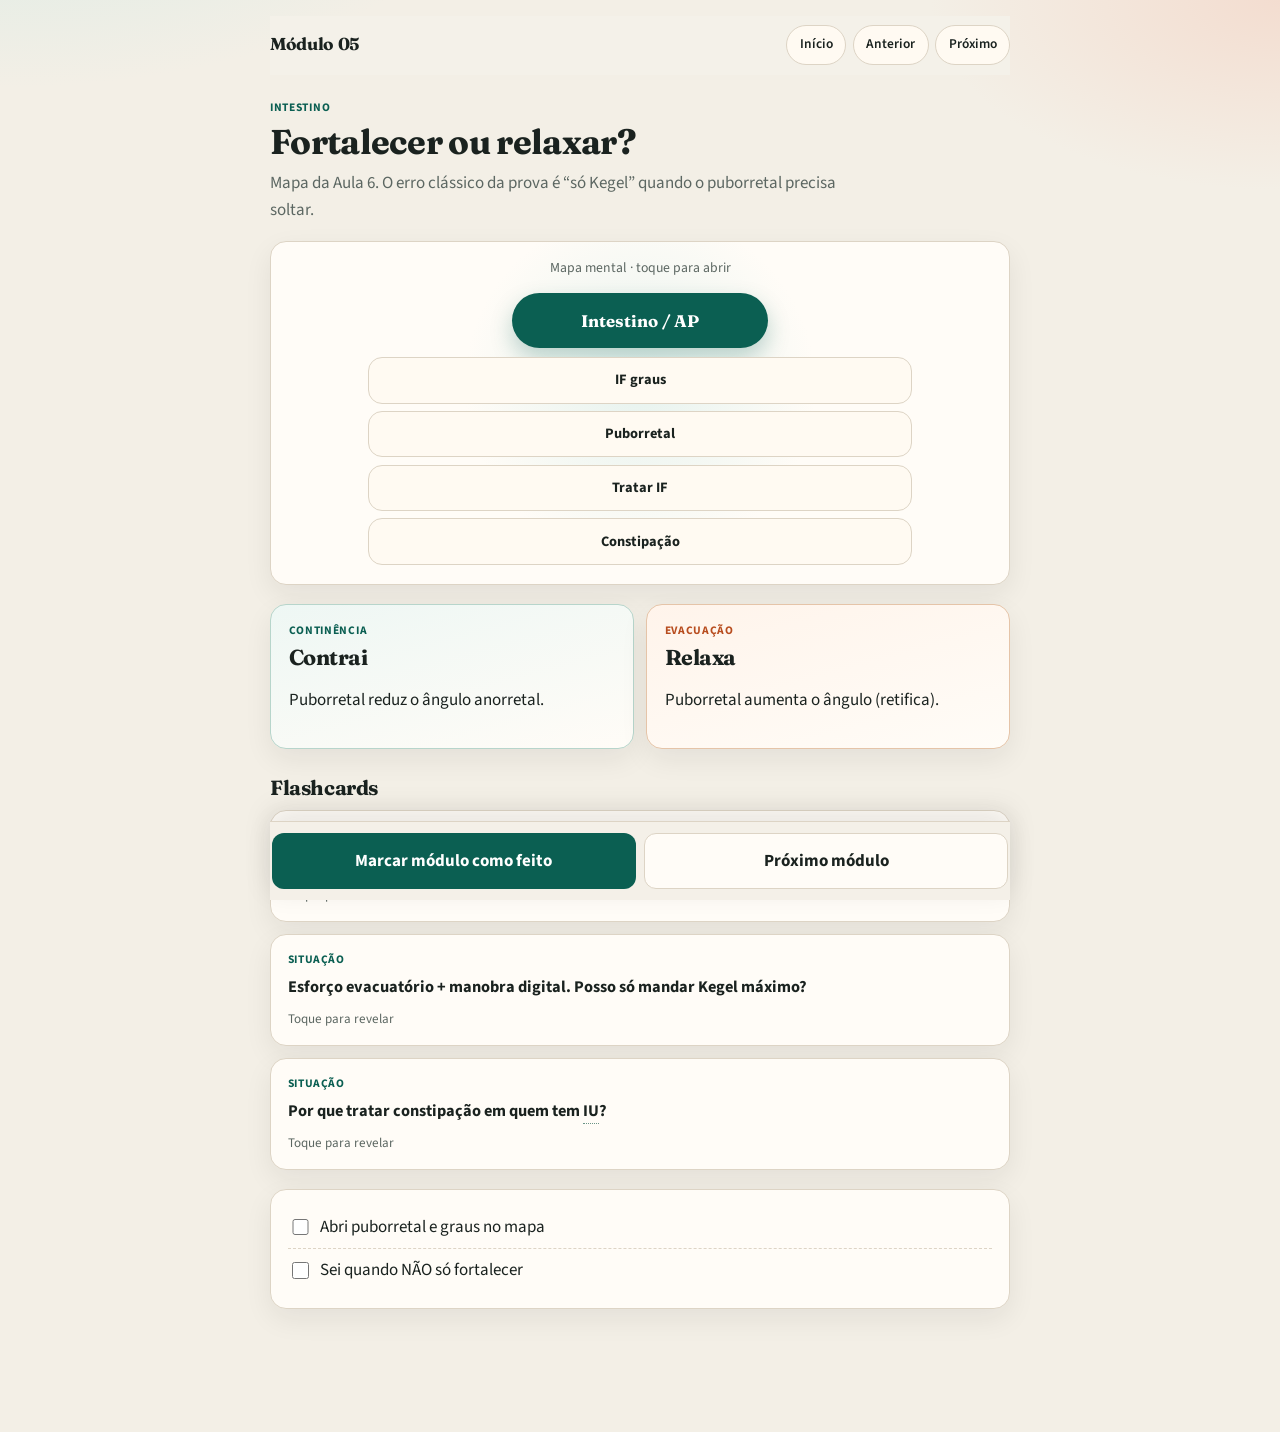
<file: 05-fecal-constipacao.html>
﻿<!DOCTYPE html>
<html lang="pt-BR">
<head>
  <meta charset="UTF-8" />
  <meta name="viewport" content="width=device-width, initial-scale=1, viewport-fit=cover" />
  <title>05 · IF e constipação</title>
  <link rel="stylesheet" href="assets/style.css" />
</head>
<body data-module="05">
  <div class="wrap">
    <div class="topbar">
      <div class="brand">Módulo 05</div>
      <div class="nav-links">
        <a class="chip" href="index.html">Início</a>
        <a class="chip" href="04-pop.html">Anterior</a>
        <a class="chip" href="06-gestacao-puerperio.html">Próximo</a>
      </div>
    </div>

    <div class="section-label">Intestino</div>
    <h1>Fortalecer ou relaxar?</h1>
    <p class="lead">Mapa da Aula 6. O erro clássico da prova é “só Kegel” quando o puborretal precisa soltar.</p>

    <div class="mmap" data-mmap>
      <p class="mmap-hint">Mapa mental · toque para abrir</p>
      <div class="mmap-board">
        <button type="button" class="mmap-core" data-node="eixo">Intestino / AP</button>
        <div class="mmap-branches">
          <button type="button" class="mmap-node" data-node="if">IF graus</button>
          <button type="button" class="mmap-node warm" data-node="pubo">Puborretal</button>
          <button type="button" class="mmap-node" data-node="trat-if">Tratar IF</button>
          <button type="button" class="mmap-node warm" data-node="const">Constipação</button>
        </div>
        <div class="mmap-panel" data-panel="eixo">
          <h3>Ideia central</h3>
          <ul>
            <li>Reto = passagem, não reservatório</li>
            <li>EAI ~85% da pressão na “decisão” gases×fezes</li>
            <li>Simpático GI: <strong>T5–L2</strong> (≠ T10–L2 da bexiga)</li>
            <li>Constipação aumenta risco de IU</li>
          </ul>
        </div>
        <div class="mmap-panel" data-panel="if">
          <h3>Graus de IF</h3>
          <ul>
            <li>1 gases · 2 muco · 3 líquida · 4 sólida</li>
          </ul>
        </div>
        <div class="mmap-panel" data-panel="pubo">
          <h3>Puborretal</h3>
          <ul>
            <li>Contrai → ↓ ângulo → continência</li>
            <li>Relaxa → ↑ ângulo → evacuação</li>
            <li>Não relaxa = constipação / anismo</li>
          </ul>
        </div>
        <div class="mmap-panel" data-panel="trat-if">
          <h3>Tratamento IF</h3>
          <ul>
            <li>Comportamental (consistência) + cinesio + BF ± eletro</li>
          </ul>
        </div>
        <div class="mmap-panel" data-panel="const">
          <h3>Constipação</h3>
          <ul>
            <li>&lt;3×/semana · esforço · manobra digital</li>
            <li>Horário pós-refeição · dieta · BF relaxamento · massagem</li>
          </ul>
        </div>
      </div>
    </div>

    <div class="compare">
      <div class="tile slow"><div class="eyebrow">Continência</div><h3>Contrai</h3><p>Puborretal reduz o ângulo anorretal.</p></div>
      <div class="tile fast"><div class="eyebrow">Evacuação</div><h3>Relaxa</h3><p>Puborretal aumenta o ângulo (retifica).</p></div>
    </div>

    <h2>Flashcards</h2>
    <div class="deck">
      <div class="flash" data-flash>
        <div class="face-label">Situação</div>
        <div class="front">Perde só gases. Grau de IF?</div>
        <div class="back">Grau 1.</div>
        <div class="tap">Toque para revelar</div>
      </div>
      <div class="flash" data-flash>
        <div class="face-label">Situação</div>
        <div class="front">Esforço evacuatório + manobra digital. Posso só mandar Kegel máximo?</div>
        <div class="back">Não. Avalie hipertonia/anismo — pode precisar relaxar o puborretal (BF).</div>
        <div class="tap">Toque para revelar</div>
      </div>
      <div class="flash" data-flash>
        <div class="face-label">Situação</div>
        <div class="front">Por que tratar constipação em quem tem IU?</div>
        <div class="back">Constipação é fator de risco para IU (↑ pressão abdominal crônica).</div>
        <div class="tap">Toque para revelar</div>
      </div>
    </div>

    <div class="card checklist" data-checklist>
      <label><input type="checkbox" data-id="1" /> Abri puborretal e graus no mapa</label>
      <label><input type="checkbox" data-id="2" /> Sei quando NÃO só fortalecer</label>
    </div>

    <div class="sticky-actions btn-row">
      <button type="button" class="btn" data-mark-done>Marcar módulo como feito</button>
      <a class="btn secondary" href="06-gestacao-puerperio.html">Próximo módulo</a>
    </div>
  </div>
  <script src="assets/app.js"></script>
</body>
</html>
</file>
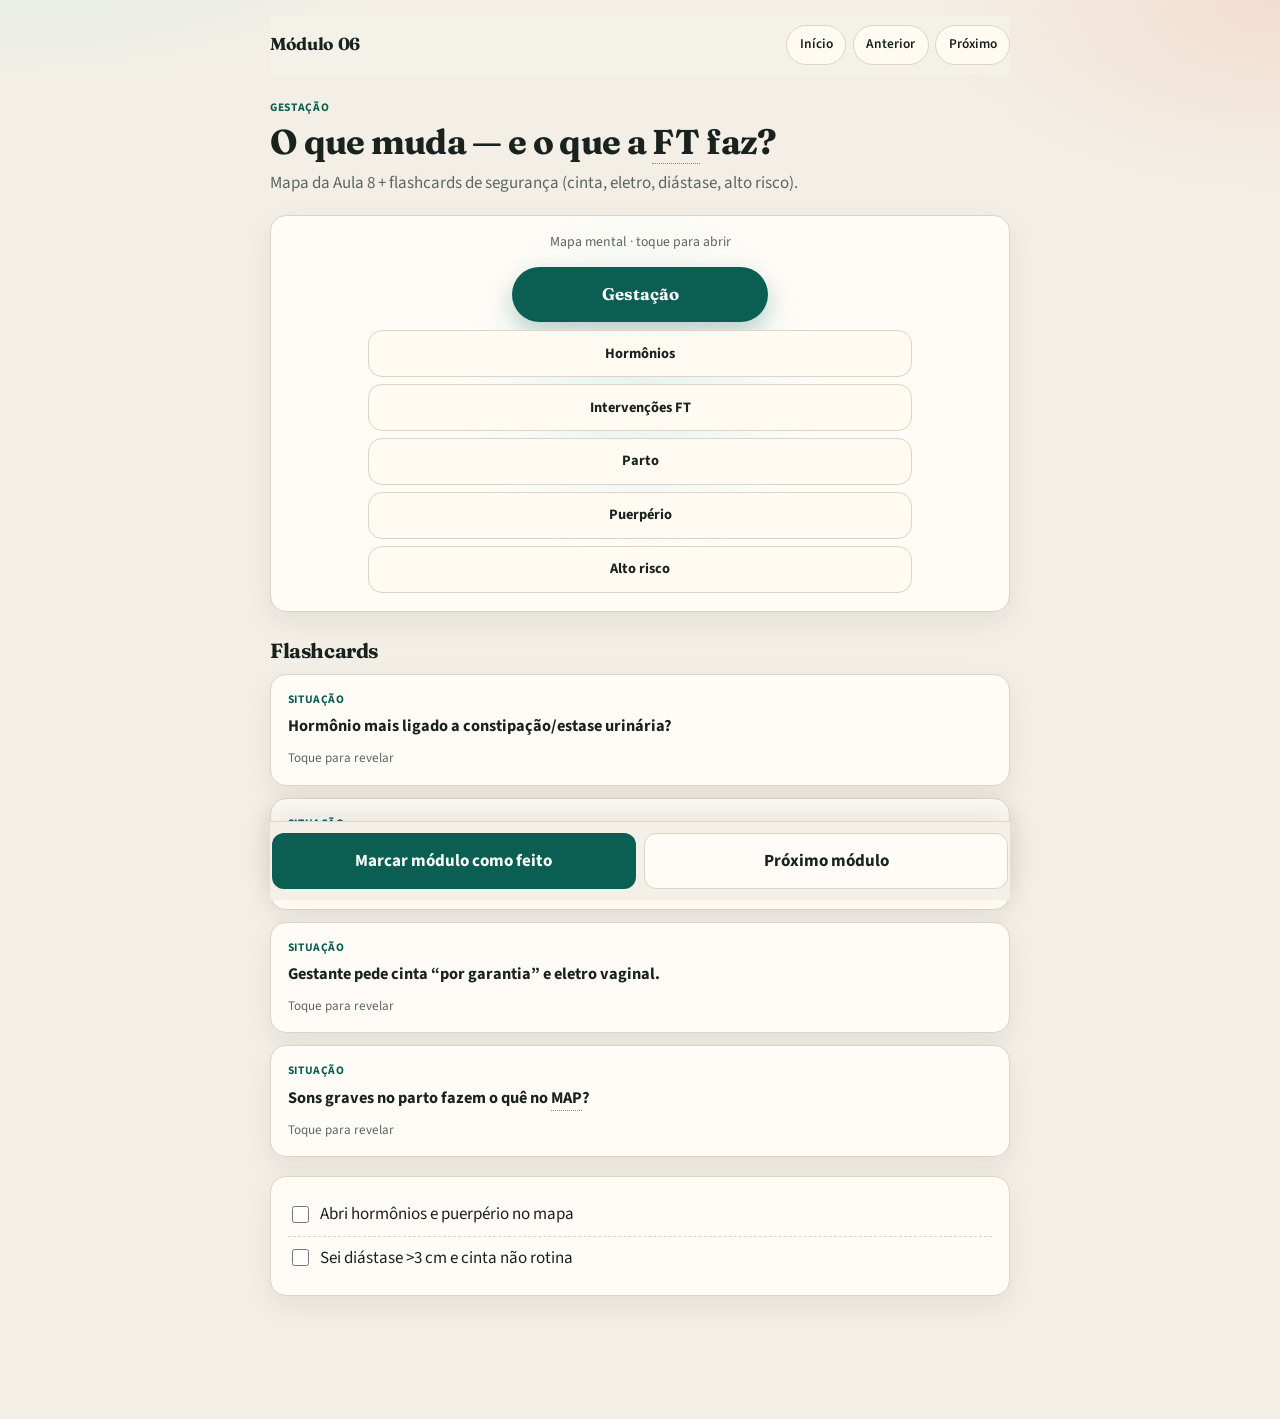
<file: 06-gestacao-puerperio.html>
﻿<!DOCTYPE html>
<html lang="pt-BR">
<head>
  <meta charset="UTF-8" />
  <meta name="viewport" content="width=device-width, initial-scale=1, viewport-fit=cover" />
  <title>06 · Gestação e puerpério</title>
  <link rel="stylesheet" href="assets/style.css" />
</head>
<body data-module="06">
  <div class="wrap">
    <div class="topbar">
      <div class="brand">Módulo 06</div>
      <div class="nav-links">
        <a class="chip" href="index.html">Início</a>
        <a class="chip" href="05-fecal-constipacao.html">Anterior</a>
        <a class="chip" href="07-sexualidade.html">Próximo</a>
      </div>
    </div>

    <div class="section-label">Gestação</div>
    <h1>O que muda — e o que a FT faz?</h1>
    <p class="lead">Mapa da Aula 8 + flashcards de segurança (cinta, eletro, diástase, alto risco).</p>

    <div class="mmap" data-mmap>
      <p class="mmap-hint">Mapa mental · toque para abrir</p>
      <div class="mmap-board">
        <button type="button" class="mmap-core" data-node="gest">Gestação</button>
        <div class="mmap-branches">
          <button type="button" class="mmap-node" data-node="horm">Hormônios</button>
          <button type="button" class="mmap-node warm" data-node="ft">Intervenções FT</button>
          <button type="button" class="mmap-node" data-node="parto">Parto</button>
          <button type="button" class="mmap-node warm" data-node="puerp">Puerpério</button>
          <button type="button" class="mmap-node" data-node="risco">Alto risco</button>
        </div>
        <div class="mmap-panel" data-panel="gest">
          <h3>Visão geral</h3>
          <ul>
            <li>IU gestacional muitas vezes transitória</li>
            <li>Investigar ITU (estase urinária)</li>
            <li>Postura: lordose ↑, CG anteriorizado</li>
          </ul>
        </div>
        <div class="mmap-panel" data-panel="horm">
          <h3>Hormônios-chave</h3>
          <ul>
            <li><strong>Progesterona</strong> — relaxa liso → constipação, ITU, edema</li>
            <li><strong>Relaxina</strong> — frouxidão articular</li>
          </ul>
        </div>
        <div class="mmap-panel" data-panel="ft">
          <h3>O que oferecer</h3>
          <ul>
            <li>Educação, mobilidade, TMAP</li>
            <li>Massagem perineal (U)</li>
            <li>Cinta <strong>não</strong> rotina · eletro vaginal com cautela (CI)</li>
          </ul>
        </div>
        <div class="mmap-panel" data-panel="parto">
          <h3>Parto</h3>
          <ul>
            <li>Sons graves relaxam MAP</li>
            <li>Epi-No: evidência ainda frágil para prevenir laceração</li>
          </ul>
        </div>
        <div class="mmap-panel" data-panel="puerp">
          <h3>Puerpério 8–12 h</h3>
          <ul>
            <li>Respiratório, MAP suave, deambular (↓TVP)</li>
            <li>Diástase: diagnóstico &gt;3 cm · sem crunch/abaulamento</li>
          </ul>
        </div>
        <div class="mmap-panel" data-panel="risco">
          <h3>Mais restrição</h3>
          <ul>
            <li>Placenta prévia, TPP, DPP, RPM, incompetência cervical, hiperêmese grave</li>
          </ul>
        </div>
      </div>
    </div>

    <h2>Flashcards</h2>
    <div class="deck">
      <div class="flash" data-flash>
        <div class="face-label">Situação</div>
        <div class="front">Hormônio mais ligado a constipação/estase urinária?</div>
        <div class="back">Progesterona (relaxa músculo liso).</div>
        <div class="tap">Toque para revelar</div>
      </div>
      <div class="flash" data-flash>
        <div class="face-label">Situação</div>
        <div class="front">Diástase: a partir de quantos cm?</div>
        <div class="back">&gt;3 cm. Evitar abdominais que abaulam a parede.</div>
        <div class="tap">Toque para revelar</div>
      </div>
      <div class="flash" data-flash>
        <div class="face-label">Situação</div>
        <div class="front">Gestante pede cinta “por garantia” e eletro vaginal.</div>
        <div class="back">Cinta só se critério. Eletro: considerar contraindicação. Preferir TMAP/educação.</div>
        <div class="tap">Toque para revelar</div>
      </div>
      <div class="flash" data-flash>
        <div class="face-label">Situação</div>
        <div class="front">Sons graves no parto fazem o quê no MAP?</div>
        <div class="back">Relaxam. Agudos contraem.</div>
        <div class="tap">Toque para revelar</div>
      </div>
    </div>

    <div class="card checklist" data-checklist>
      <label><input type="checkbox" data-id="1" /> Abri hormônios e puerpério no mapa</label>
      <label><input type="checkbox" data-id="2" /> Sei diástase &gt;3 cm e cinta não rotina</label>
    </div>

    <div class="sticky-actions btn-row">
      <button type="button" class="btn" data-mark-done>Marcar módulo como feito</button>
      <a class="btn secondary" href="07-sexualidade.html">Próximo módulo</a>
    </div>
  </div>
  <script src="assets/app.js"></script>
</body>
</html>
</file>
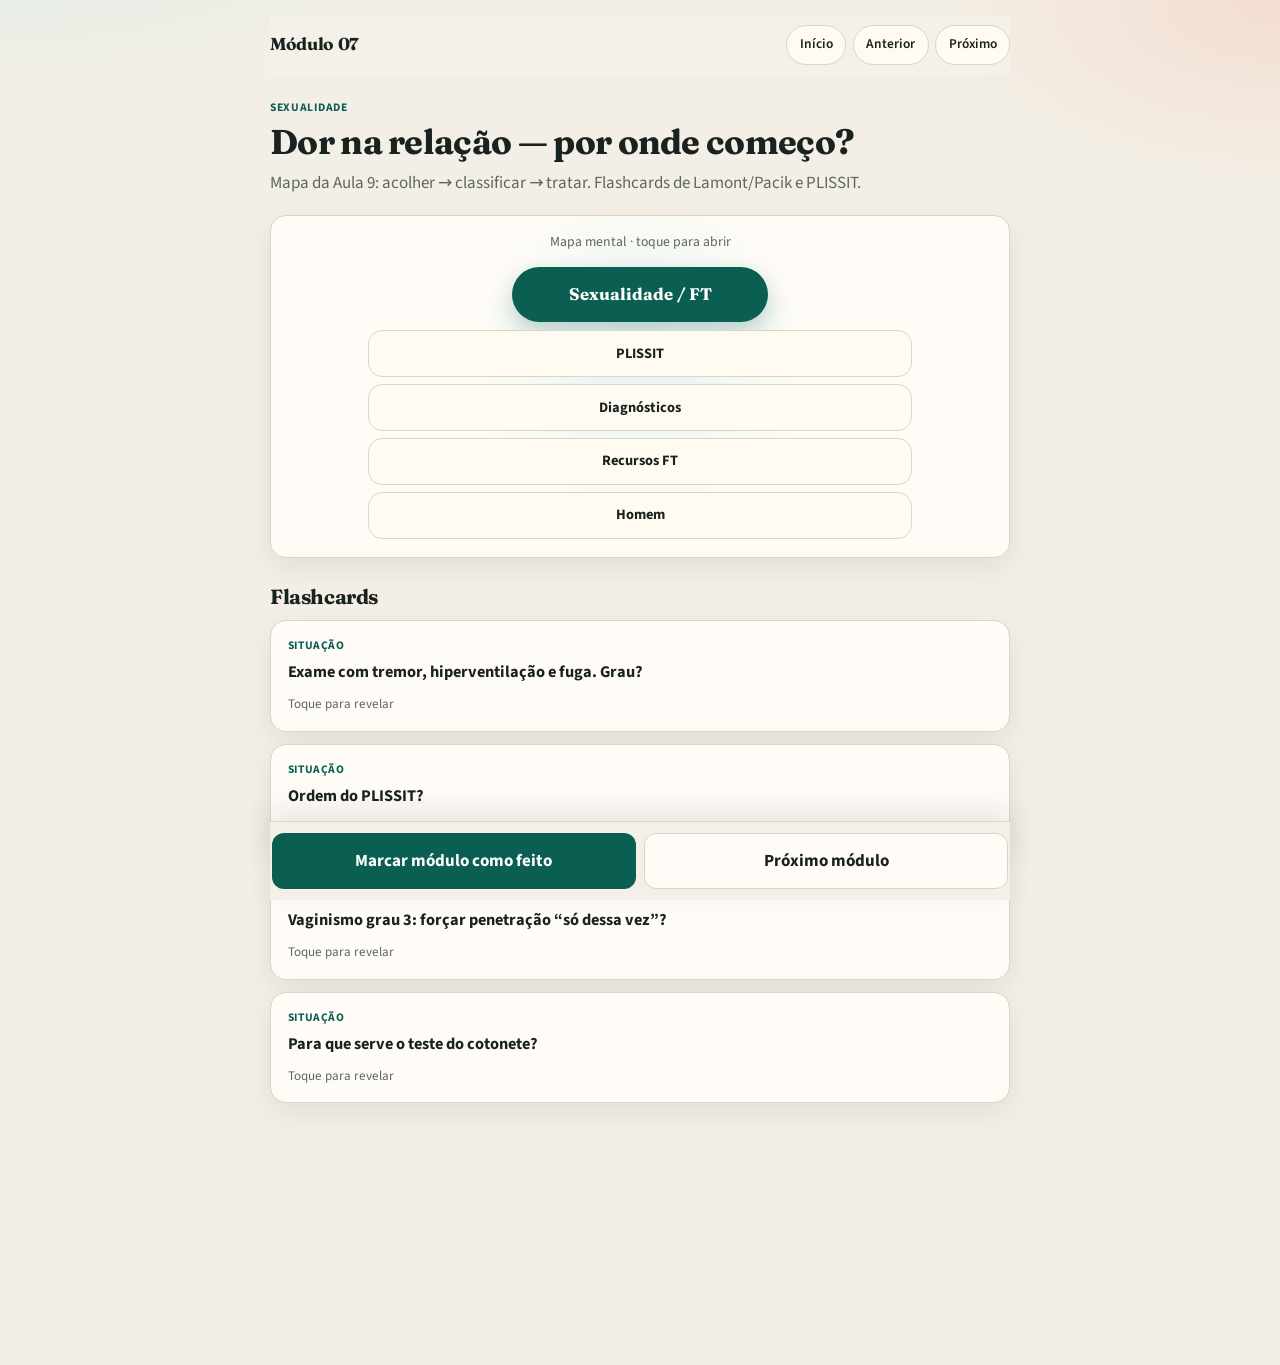
<file: 07-sexualidade.html>
﻿<!DOCTYPE html>
<html lang="pt-BR">
<head>
  <meta charset="UTF-8" />
  <meta name="viewport" content="width=device-width, initial-scale=1, viewport-fit=cover" />
  <title>07 · Sexualidade</title>
  <link rel="stylesheet" href="assets/style.css" />
</head>
<body data-module="07">
  <div class="wrap">
    <div class="topbar">
      <div class="brand">Módulo 07</div>
      <div class="nav-links">
        <a class="chip" href="index.html">Início</a>
        <a class="chip" href="06-gestacao-puerperio.html">Anterior</a>
        <a class="chip" href="08-cirurgias-homem-prostata.html">Próximo</a>
      </div>
    </div>

    <div class="section-label">Sexualidade</div>
    <h1>Dor na relação — por onde começo?</h1>
    <p class="lead">Mapa da Aula 9: acolher → classificar → tratar. Flashcards de Lamont/Pacik e PLISSIT.</p>

    <div class="mmap" data-mmap>
      <p class="mmap-hint">Mapa mental · toque para abrir</p>
      <div class="mmap-board">
        <button type="button" class="mmap-core" data-node="sexo">Sexualidade / FT</button>
        <div class="mmap-branches">
          <button type="button" class="mmap-node" data-node="plissit">PLISSIT</button>
          <button type="button" class="mmap-node warm" data-node="diag">Diagnósticos</button>
          <button type="button" class="mmap-node" data-node="ft">Recursos FT</button>
          <button type="button" class="mmap-node warm" data-node="homem">Homem</button>
        </div>
        <div class="mmap-panel" data-panel="sexo">
          <h3>Ordem mental</h3>
          <ul>
            <li>Acolher antes de técnica</li>
            <li>Não forçar penetração</li>
            <li>FSFI: 6 domínios</li>
          </ul>
        </div>
        <div class="mmap-panel" data-panel="plissit">
          <h3>PLISSIT</h3>
          <ul>
            <li>P permissão → LI info limitada → SS sugestões → IT terapia intensiva</li>
          </ul>
        </div>
        <div class="mmap-panel" data-panel="diag">
          <h3>Quadro</h3>
          <ul>
            <li><strong>Vaginismo</strong> — Lamont 1–4 · Pacik 5 (pânico/fuga)</li>
            <li><strong>Dispareunia</strong> — dor na penetração</li>
            <li><strong>Vulvodínia</strong> — cotonete · ≥3–6 meses</li>
          </ul>
        </div>
        <div class="mmap-panel" data-panel="ft">
          <h3>Recursos</h3>
          <ul>
            <li>Educação, dessensibilização, dilatadores, manual, BF, eletro conforme objetivo</li>
          </ul>
        </div>
        <div class="mmap-panel" data-panel="homem">
          <h3>Homem</h3>
          <ul>
            <li>Ejaculação precoce · DE</li>
            <li>TMAP, vacuo, US, eletro, ondas de choque</li>
          </ul>
        </div>
      </div>
    </div>

    <h2>Flashcards</h2>
    <div class="deck">
      <div class="flash" data-flash>
        <div class="face-label">Situação</div>
        <div class="front">Exame com tremor, hiperventilação e fuga. Grau?</div>
        <div class="back">Pacik 5.</div>
        <div class="tap">Toque para revelar</div>
      </div>
      <div class="flash" data-flash>
        <div class="face-label">Situação</div>
        <div class="front">Ordem do PLISSIT?</div>
        <div class="back">P → LI → SS → IT.</div>
        <div class="tap">Toque para revelar</div>
      </div>
      <div class="flash" data-flash>
        <div class="face-label">Situação</div>
        <div class="front">Vaginismo grau 3: forçar penetração “só dessa vez”?</div>
        <div class="back">Não. Dessensibilização + dilatadores no ritmo da paciente.</div>
        <div class="tap">Toque para revelar</div>
      </div>
      <div class="flash" data-flash>
        <div class="face-label">Situação</div>
        <div class="front">Para que serve o teste do cotonete?</div>
        <div class="back">Mapear vulvodínia (localizada/generalizada).</div>
        <div class="tap">Toque para revelar</div>
      </div>
    </div>

    <div class="card checklist" data-checklist>
      <label><input type="checkbox" data-id="1" /> Abri PLISSIT e diagnósticos no mapa</label>
      <label><input type="checkbox" data-id="2" /> Sei Pacik 5 e FSFI</label>
    </div>

    <div class="sticky-actions btn-row">
      <button type="button" class="btn" data-mark-done>Marcar módulo como feito</button>
      <a class="btn secondary" href="08-cirurgias-homem-prostata.html">Próximo módulo</a>
    </div>
  </div>
  <script src="assets/app.js"></script>
</body>
</html>
</file>
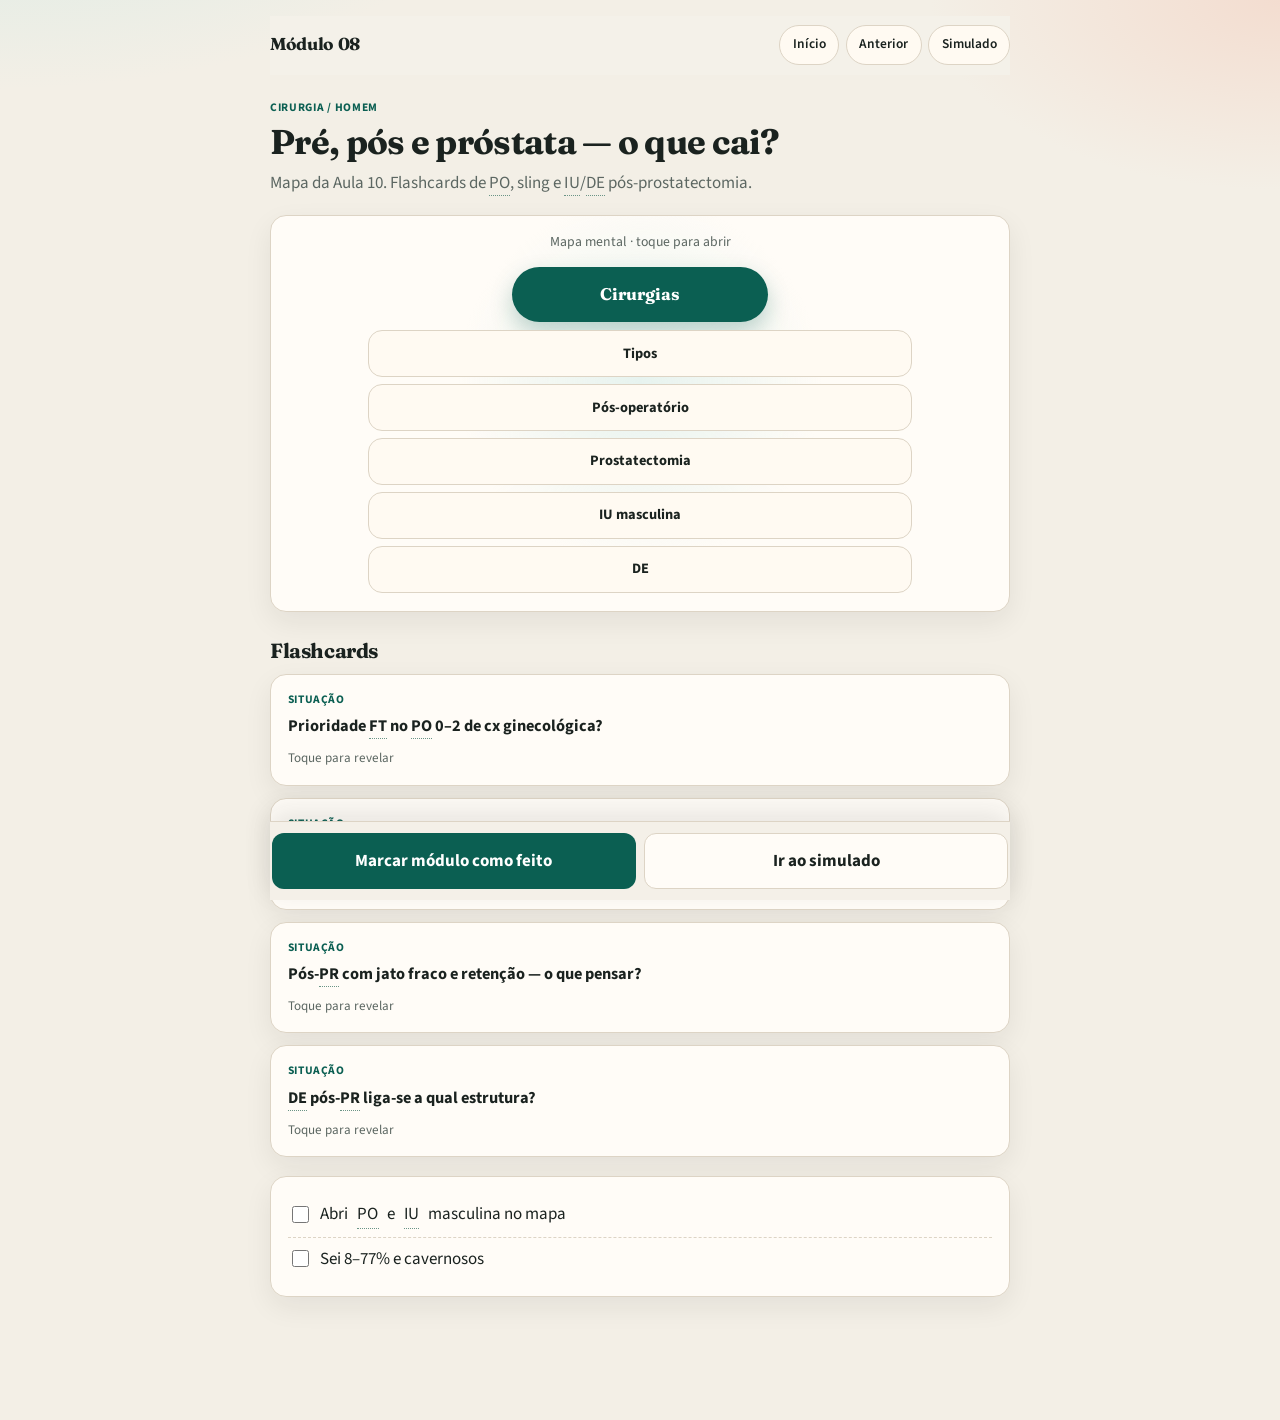
<file: 08-cirurgias-homem-prostata.html>
﻿<!DOCTYPE html>
<html lang="pt-BR">
<head>
  <meta charset="UTF-8" />
  <meta name="viewport" content="width=device-width, initial-scale=1, viewport-fit=cover" />
  <title>08 · Cirurgias e próstata</title>
  <link rel="stylesheet" href="assets/style.css" />
</head>
<body data-module="08">
  <div class="wrap">
    <div class="topbar">
      <div class="brand">Módulo 08</div>
      <div class="nav-links">
        <a class="chip" href="index.html">Início</a>
        <a class="chip" href="07-sexualidade.html">Anterior</a>
        <a class="chip" href="99-simulacao-prova.html">Simulado</a>
      </div>
    </div>

    <div class="section-label">Cirurgia / homem</div>
    <h1>Pré, pós e próstata — o que cai?</h1>
    <p class="lead">Mapa da Aula 10. Flashcards de PO, sling e IU/DE pós-prostatectomia.</p>

    <div class="mmap" data-mmap>
      <p class="mmap-hint">Mapa mental · toque para abrir</p>
      <div class="mmap-board">
        <button type="button" class="mmap-core" data-node="cx">Cirurgias</button>
        <div class="mmap-branches">
          <button type="button" class="mmap-node" data-node="tipos">Tipos</button>
          <button type="button" class="mmap-node warm" data-node="po">Pós-operatório</button>
          <button type="button" class="mmap-node" data-node="pr">Prostatectomia</button>
          <button type="button" class="mmap-node warm" data-node="iu">IU masculina</button>
          <button type="button" class="mmap-node" data-node="de">DE</button>
        </div>
        <div class="mmap-panel" data-panel="cx">
          <h3>Vias</h3>
          <ul>
            <li>Abdominal · vaginal · laparoscópica</li>
            <li>FT no pré e no pós</li>
          </ul>
        </div>
        <div class="mmap-panel" data-panel="tipos">
          <h3>Procedimentos</h3>
          <ul>
            <li>Sling (IU) · histerectomia · ooforo/salpinge</li>
            <li>Wertheim-Meigs · vulvectomia</li>
          </ul>
        </div>
        <div class="mmap-panel" data-panel="po">
          <h3>PO imediato</h3>
          <ul>
            <li>Respiratório + deambulação &lt;24 h + MMII</li>
            <li>Riscos: atelectasia, TVP</li>
            <li>Sonda: em geral 1º PO (exceto radicais ~5+ dias)</li>
          </ul>
        </div>
        <div class="mmap-panel" data-panel="pr">
          <h3>Prostatectomia radical</h3>
          <ul>
            <li>Padrão no adenocarcinoma</li>
            <li>Gleason 2–10 · rastreio populacional não recomendado (MS/OMS)</li>
          </ul>
        </div>
        <div class="mmap-panel" data-panel="iu">
          <h3>IU pós-PR</h3>
          <ul>
            <li>Incidência 8–77%</li>
            <li>Classificar: esforço × urgência × overflow (estenose?)</li>
            <li>TMAP + comportamento ± BF/eletro</li>
          </ul>
        </div>
        <div class="mmap-panel" data-panel="de">
          <h3>Disfunção erétil</h3>
          <ul>
            <li>Lesão dos nervos cavernosos</li>
            <li>Equipe + recursos da Aula 9</li>
          </ul>
        </div>
      </div>
    </div>

    <h2>Flashcards</h2>
    <div class="deck">
      <div class="flash" data-flash>
        <div class="face-label">Situação</div>
        <div class="front">Prioridade FT no PO 0–2 de cx ginecológica?</div>
        <div class="back">Fisioterapia respiratória + deambulação precoce (↓ atelectasia/TVP).</div>
        <div class="tap">Toque para revelar</div>
      </div>
      <div class="flash" data-flash>
        <div class="face-label">Situação</div>
        <div class="front">Incidência de IU pós-PR citada na aula?</div>
        <div class="back">8–77%.</div>
        <div class="tap">Toque para revelar</div>
      </div>
      <div class="flash" data-flash>
        <div class="face-label">Situação</div>
        <div class="front">Pós-PR com jato fraco e retenção — o que pensar?</div>
        <div class="back">Possível incontinência por transbordamento / estenose de anastomose — não tratar só como IUE.</div>
        <div class="tap">Toque para revelar</div>
      </div>
      <div class="flash" data-flash>
        <div class="face-label">Situação</div>
        <div class="front">DE pós-PR liga-se a qual estrutura?</div>
        <div class="back">Nervos cavernosos.</div>
        <div class="tap">Toque para revelar</div>
      </div>
    </div>

    <div class="card checklist" data-checklist>
      <label><input type="checkbox" data-id="1" /> Abri PO e IU masculina no mapa</label>
      <label><input type="checkbox" data-id="2" /> Sei 8–77% e cavernosos</label>
    </div>

    <div class="sticky-actions btn-row">
      <button type="button" class="btn" data-mark-done>Marcar módulo como feito</button>
      <a class="btn secondary" href="99-simulacao-prova.html">Ir ao simulado</a>
    </div>
  </div>
  <script src="assets/app.js"></script>
</body>
</html>
</file>
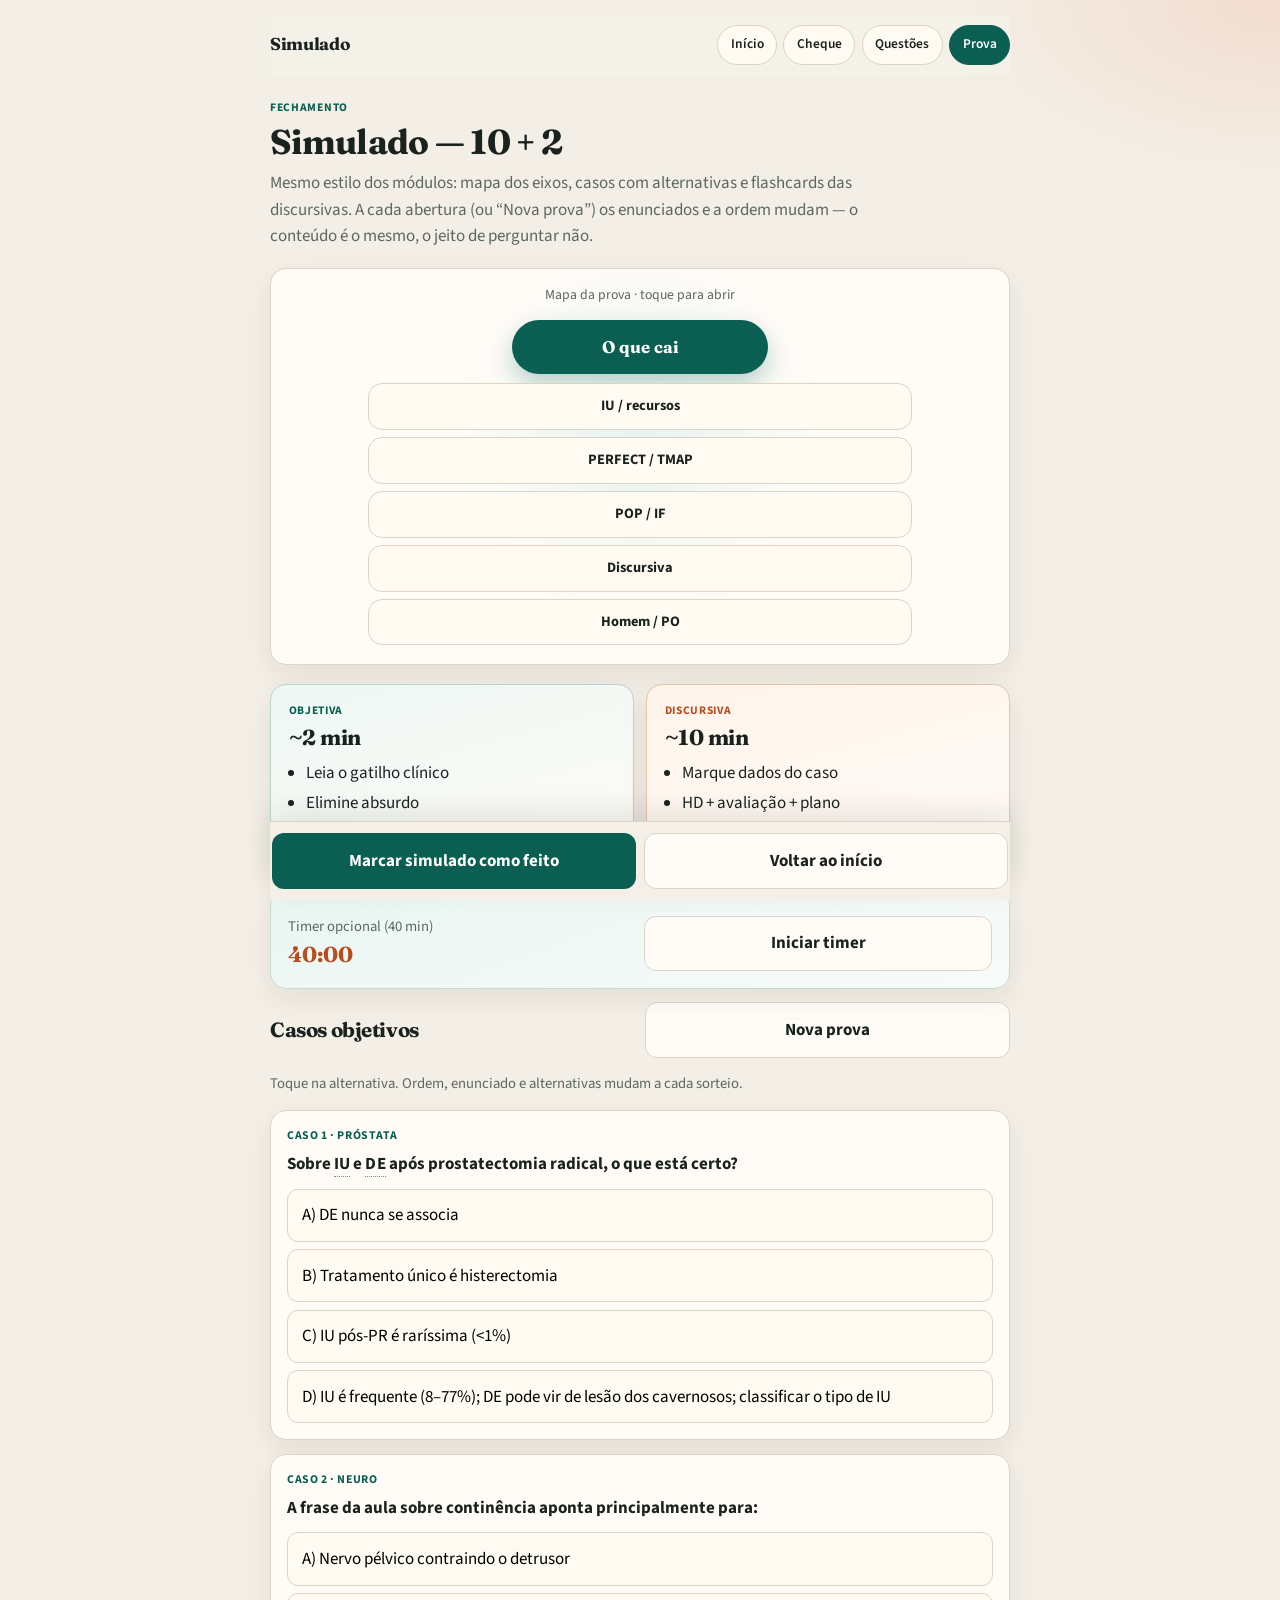
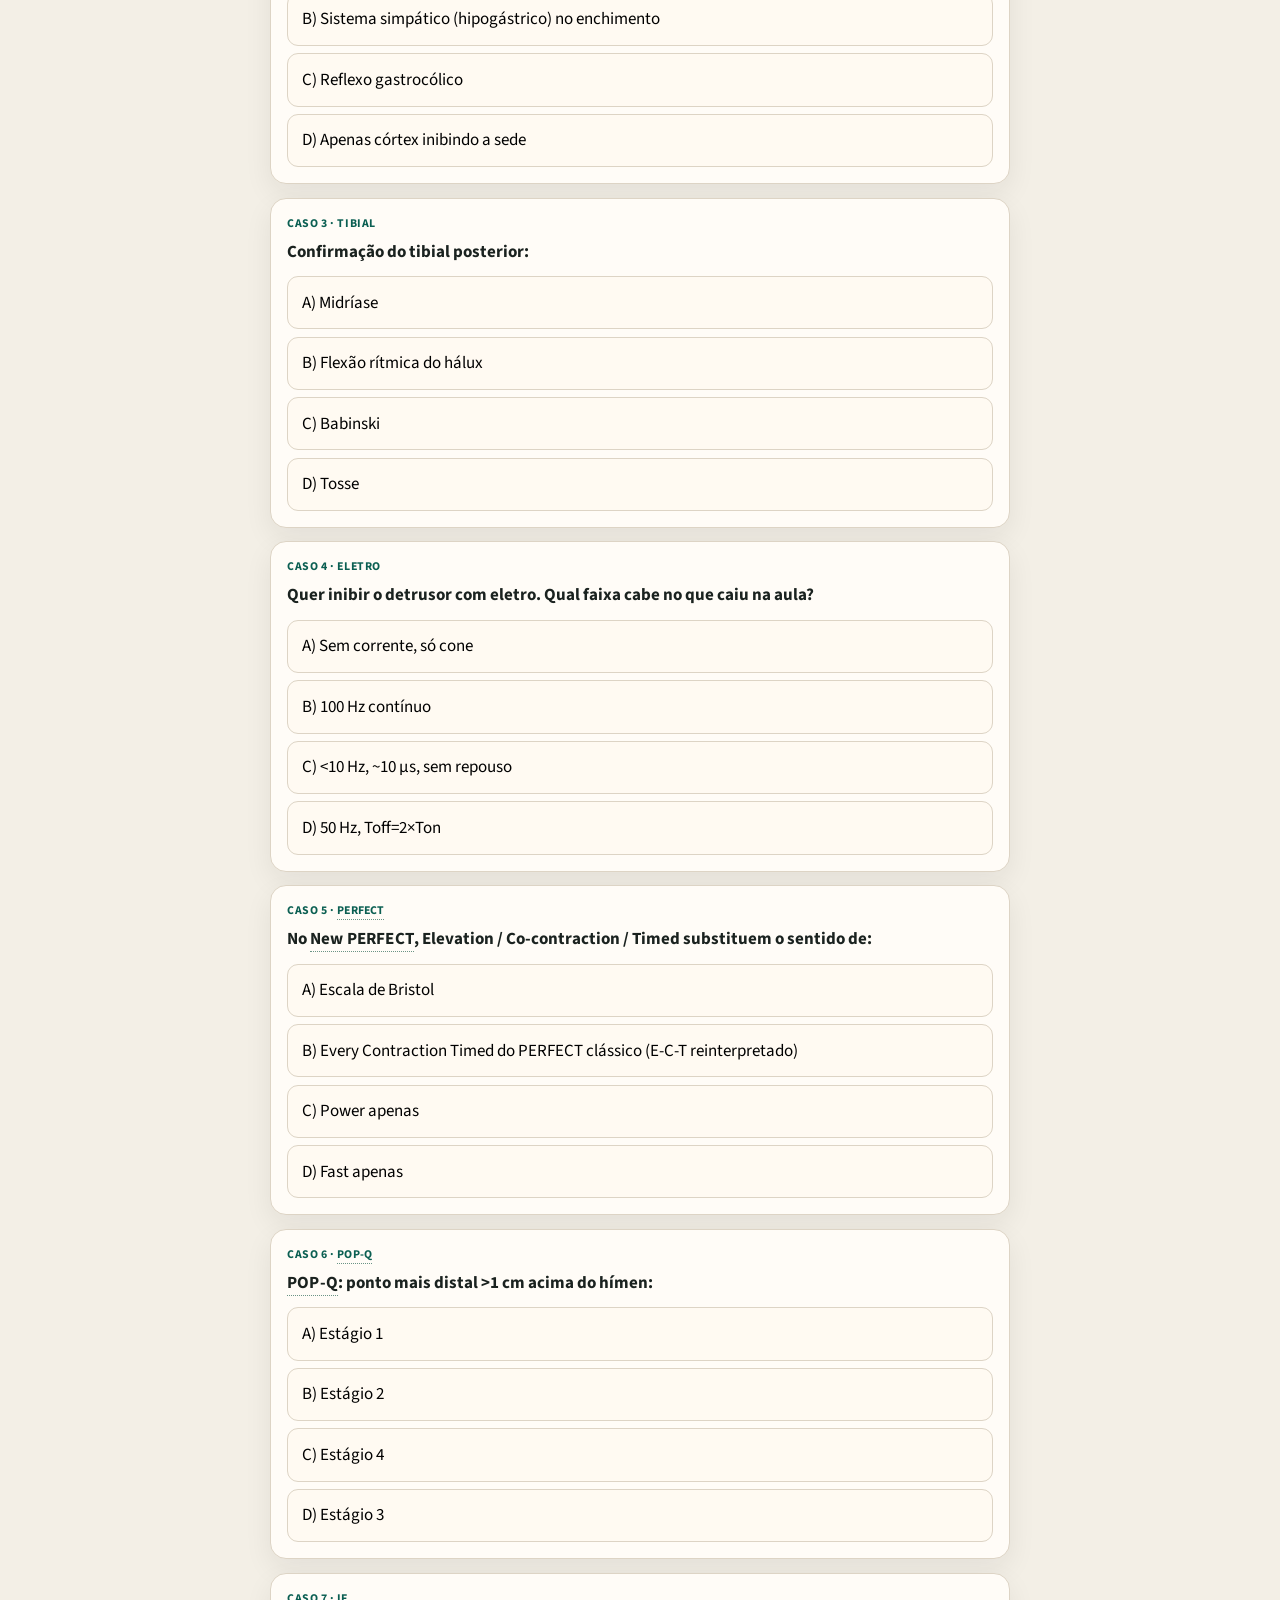
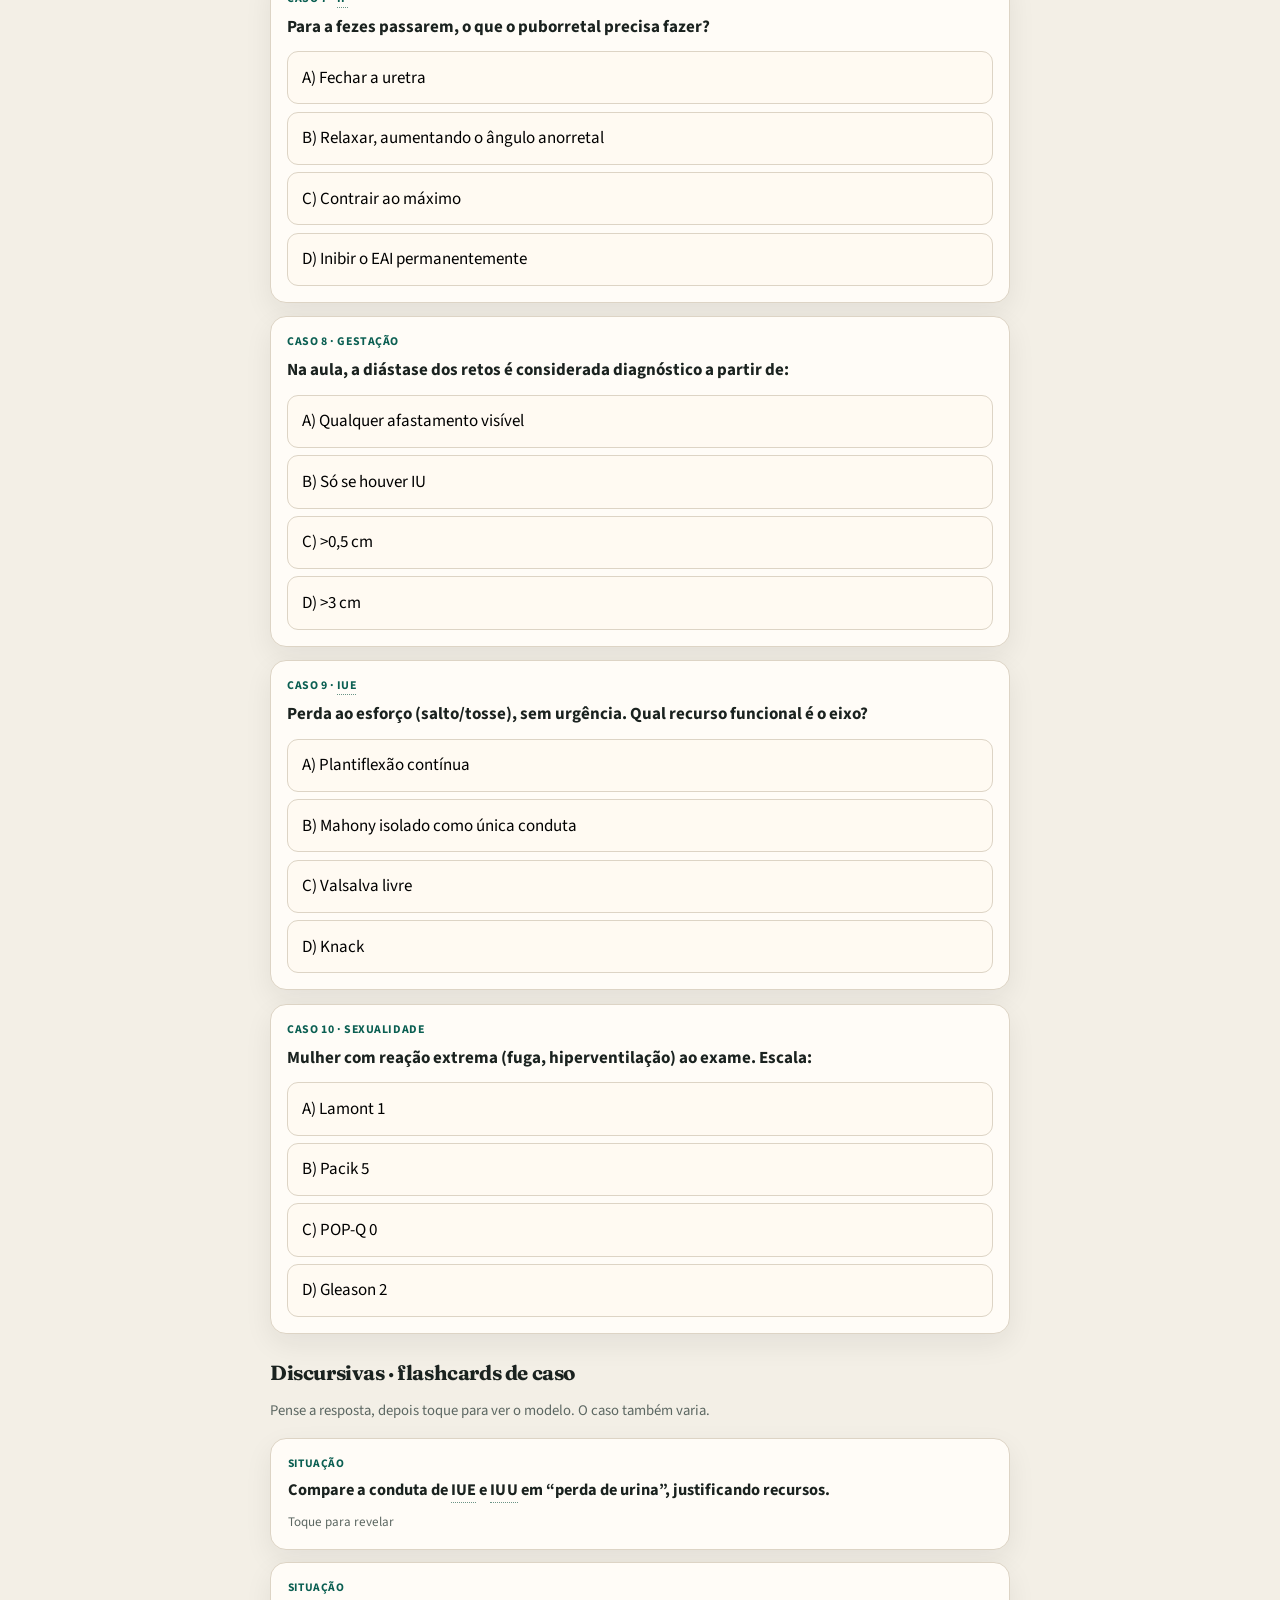
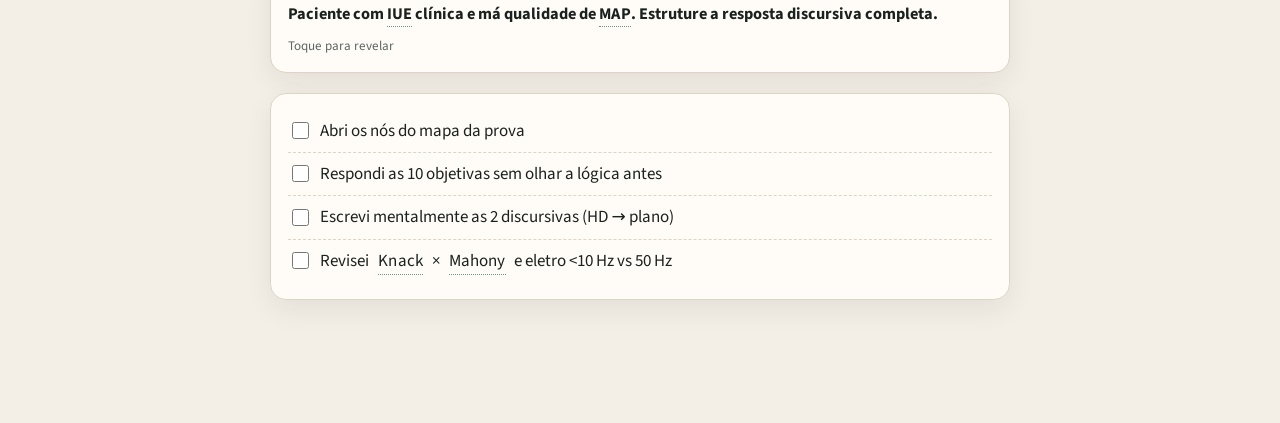
<file: 99-simulacao-prova.html>
<!DOCTYPE html>
<html lang="pt-BR">
<head>
  <meta charset="UTF-8" />
  <meta name="viewport" content="width=device-width, initial-scale=1, viewport-fit=cover" />
  <meta name="theme-color" content="#0b5f52" />
  <title>99 · Simulado 10 + 2</title>
  <link rel="stylesheet" href="assets/style.css" />
</head>
<body data-module="99">
  <div class="wrap">
    <div class="topbar">
      <div class="brand">Simulado</div>
      <div class="nav-links">
        <a class="chip" href="index.html">Início</a>
        <a class="chip" href="cheque-rapido.html">Cheque</a>
        <a class="chip" href="banco-questoes.html">Questões</a>
        <a class="chip active" href="99-simulacao-prova.html">Prova</a>
      </div>
    </div>

    <div class="section-label">Fechamento</div>
    <h1>Simulado — 10 + 2</h1>
    <p class="lead">Mesmo estilo dos módulos: mapa dos eixos, casos com alternativas e flashcards das discursivas. A cada abertura (ou “Nova prova”) os enunciados e a ordem mudam — o conteúdo é o mesmo, o jeito de perguntar não.</p>

    <div class="mmap" data-mmap>
      <p class="mmap-hint">Mapa da prova · toque para abrir</p>
      <div class="mmap-board">
        <button type="button" class="mmap-core" data-node="prova">O que cai</button>
        <div class="mmap-branches">
          <button type="button" class="mmap-node warm" data-node="iu">IU / recursos</button>
          <button type="button" class="mmap-node" data-node="aval">PERFECT / TMAP</button>
          <button type="button" class="mmap-node" data-node="pop">POP / IF</button>
          <button type="button" class="mmap-node warm" data-node="disc">Discursiva</button>
          <button type="button" class="mmap-node" data-node="homem">Homem / PO</button>
        </div>

        <div class="mmap-panel" data-panel="prova">
          <h3>Formato</h3>
          <ul>
            <li>10 objetivas + 2 discursivas</li>
            <li>Peso alto: tratamentos e casos (IUE × IUU)</li>
            <li>Lógica &gt; decorar lista solta</li>
          </ul>
        </div>
        <div class="mmap-panel" data-panel="iu">
          <h3>IU — eixo núcleo</h3>
          <ul>
            <li>IUE → TMAP/EPP + <strong>Knack</strong></li>
            <li>IUU → comportamento + <strong>Mahony</strong> ± tibial 10 Hz / eletro &lt;10 Hz</li>
            <li>Eletro II ~50 Hz · I &lt;30 Hz · confirma tibial no <strong>hálux</strong></li>
          </ul>
        </div>
        <div class="mmap-panel" data-panel="aval">
          <h3>Avaliação</h3>
          <ul>
            <li>New PERFECT: Elevation / Co-contraction / Timed</li>
            <li>Oxford, apneia/acessórios, diário miccional</li>
            <li>Cone só após aprender a contrair</li>
          </ul>
        </div>
        <div class="mmap-panel" data-panel="pop">
          <h3>POP · IF · gestação</h3>
          <ul>
            <li>POP-Q 0–4 · FT forte em I–II</li>
            <li>Puborretal relaxa na defecação</li>
            <li>Diástase &gt;3 cm (critério da aula)</li>
          </ul>
        </div>
        <div class="mmap-panel" data-panel="disc">
          <h3>Roteiro discursiva</h3>
          <ul>
            <li><strong>HD</strong> → avaliação → conduta → orientações</li>
            <li>Cite manobra-chave (Knack / Mahony)</li>
            <li>Diga o que <em>não</em> fazer</li>
          </ul>
        </div>
        <div class="mmap-panel" data-panel="homem">
          <h3>Homem / cirurgia</h3>
          <ul>
            <li>IU pós-PR 8–77% · classificar tipo</li>
            <li>DE ↔ nervos cavernosos</li>
            <li>PO: respiratório + marcha; overflow = estenose?</li>
          </ul>
        </div>
      </div>
    </div>

    <div class="compare">
      <div class="tile slow">
        <div class="eyebrow">Objetiva</div>
        <h3>~2 min</h3>
        <ul>
          <li>Leia o gatilho clínico</li>
          <li>Elimine absurdo</li>
          <li>Ligue recurso ↔ tipo de perda</li>
        </ul>
      </div>
      <div class="tile fast">
        <div class="eyebrow">Discursiva</div>
        <h3>~10 min</h3>
        <ul>
          <li>Marque dados do caso</li>
          <li>HD + avaliação + plano</li>
          <li>Feche com manutenção / CI</li>
        </ul>
      </div>
    </div>

    <div class="card meta">
      <div class="btn-row timer-row">
        <div>
          <div class="small muted">Timer opcional (40 min)</div>
          <div class="timer" data-timer data-seconds="2400">40:00</div>
        </div>
        <button type="button" class="btn secondary" data-timer-start>Iniciar timer</button>
      </div>
    </div>

    <div class="btn-row" style="margin:0 0 .85rem;align-items:center;justify-content:space-between;gap:.65rem;flex-wrap:wrap;">
      <h2 style="margin:0">Casos objetivos</h2>
      <button type="button" class="btn secondary" data-reshuffle-quiz>Nova prova</button>
    </div>
    <p class="small muted">Toque na alternativa. Ordem, enunciado e alternativas mudam a cada sorteio.</p>
    <div data-quiz-mount></div>

    <h2>Discursivas · flashcards de caso</h2>
    <p class="small muted">Pense a resposta, depois toque para ver o modelo. O caso também varia.</p>
    <div class="deck" data-disc-mount></div>

    <div class="card checklist" data-checklist>
      <label><input type="checkbox" data-id="1" /> Abri os nós do mapa da prova</label>
      <label><input type="checkbox" data-id="2" /> Respondi as 10 objetivas sem olhar a lógica antes</label>
      <label><input type="checkbox" data-id="3" /> Escrevi mentalmente as 2 discursivas (HD → plano)</label>
      <label><input type="checkbox" data-id="4" /> Revisei Knack × Mahony e eletro &lt;10 Hz vs 50 Hz</label>
    </div>

    <div class="sticky-actions btn-row">
      <button type="button" class="btn" data-mark-done>Marcar simulado como feito</button>
      <a class="btn secondary" href="index.html">Voltar ao início</a>
    </div>
  </div>
  <script src="assets/app.js"></script>
</body>
</html>
</file>
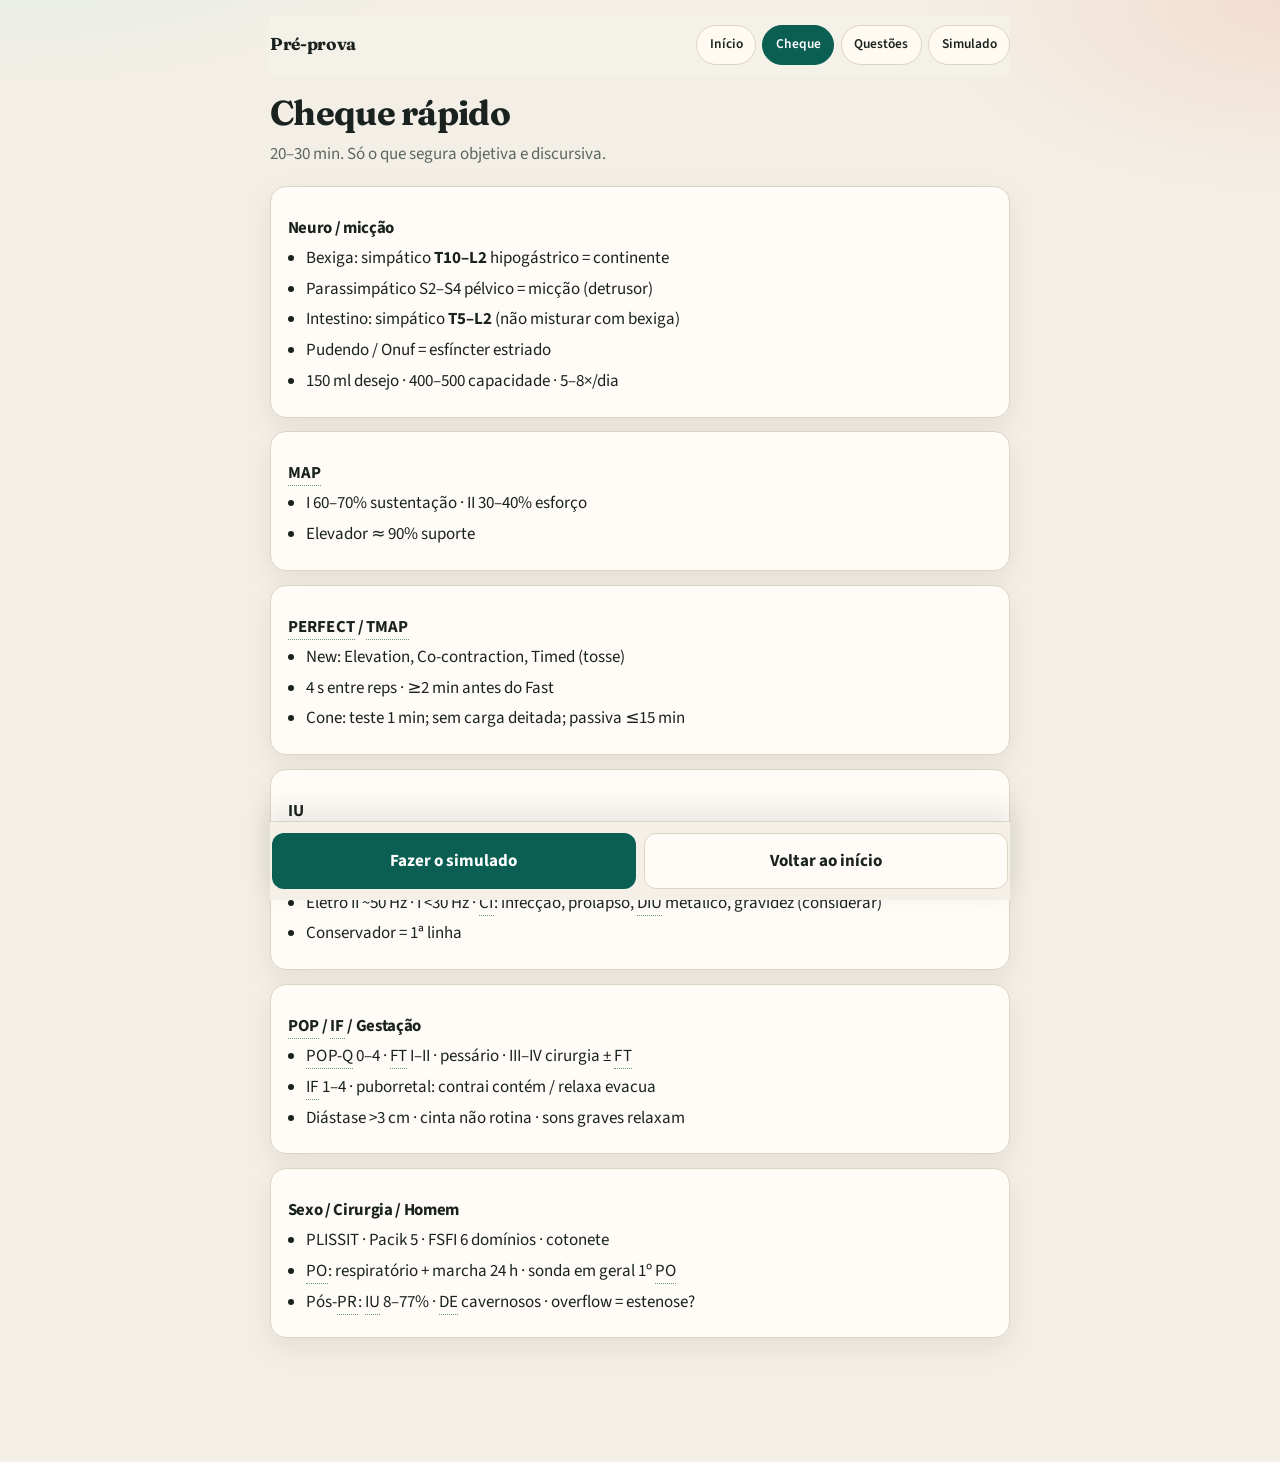
<file: cheque-rapido.html>
<!DOCTYPE html>
<html lang="pt-BR">
<head>
  <meta charset="UTF-8" />
  <meta name="viewport" content="width=device-width, initial-scale=1, viewport-fit=cover" />
  <meta name="theme-color" content="#0b5f52" />
  <title>Cheque rápido</title>
  <link rel="stylesheet" href="assets/style.css" />
</head>
<body>
  <div class="wrap">
    <div class="topbar">
      <div class="brand">Pré-prova</div>
      <div class="nav-links">
        <a class="chip" href="index.html">Início</a>
        <a class="chip active" href="cheque-rapido.html">Cheque</a>
        <a class="chip" href="banco-questoes.html">Questões</a>
        <a class="chip" href="99-simulacao-prova.html">Simulado</a>
      </div>
    </div>

    <h1>Cheque rápido</h1>
    <p class="lead">20–30 min. Só o que segura objetiva e discursiva.</p>

    <div class="card">
      <h3>Neuro / micção</h3>
      <ul class="dense">
        <li>Bexiga: simpático <strong>T10–L2</strong> hipogástrico = continente</li>
        <li>Parassimpático S2–S4 pélvico = micção (detrusor)</li>
        <li>Intestino: simpático <strong>T5–L2</strong> (não misturar com bexiga)</li>
        <li>Pudendo / Onuf = esfíncter estriado</li>
        <li>150 ml desejo · 400–500 capacidade · 5–8×/dia</li>
      </ul>
    </div>
    <div class="card">
      <h3>MAP</h3>
      <ul class="dense">
        <li>I 60–70% sustentação · II 30–40% esforço</li>
        <li>Elevador ≈ 90% suporte</li>
      </ul>
    </div>
    <div class="card">
      <h3>PERFECT / TMAP</h3>
      <ul class="dense">
        <li>New: Elevation, Co-contraction, Timed (tosse)</li>
        <li>4 s entre reps · ≥2 min antes do Fast</li>
        <li>Cone: teste 1 min; sem carga deitada; passiva ≤15 min</li>
      </ul>
    </div>
    <div class="card">
      <h3>IU</h3>
      <ul class="dense">
        <li>IUE → TMAP/EPP + Knack</li>
        <li>IUU → comportamento + Mahony ± tibial 10 Hz / eletro &lt;10 Hz</li>
        <li>Eletro II ~50 Hz · I &lt;30 Hz · CI: infecção, prolapso, DIU metálico, gravidez (considerar)</li>
        <li>Conservador = 1ª linha</li>
      </ul>
    </div>
    <div class="card">
      <h3>POP / IF / Gestação</h3>
      <ul class="dense">
        <li>POP-Q 0–4 · FT I–II · pessário · III–IV cirurgia ± FT</li>
        <li>IF 1–4 · puborretal: contrai contém / relaxa evacua</li>
        <li>Diástase &gt;3 cm · cinta não rotina · sons graves relaxam</li>
      </ul>
    </div>
    <div class="card">
      <h3>Sexo / Cirurgia / Homem</h3>
      <ul class="dense">
        <li>PLISSIT · Pacik 5 · FSFI 6 domínios · cotonete</li>
        <li>PO: respiratório + marcha 24 h · sonda em geral 1º PO</li>
        <li>Pós-PR: IU 8–77% · DE cavernosos · overflow = estenose?</li>
      </ul>
    </div>

    <div class="sticky-actions btn-row">
      <a class="btn" href="99-simulacao-prova.html">Fazer o simulado</a>
      <a class="btn secondary" href="index.html">Voltar ao início</a>
    </div>
  </div>
  <script src="assets/app.js"></script>
</body>
</html>
</file>
<file: assets/style.css>
/* Fontes locais — funcionam offline (OneDrive / sem internet) */
@font-face {
  font-family: "Fraunces";
  font-style: normal;
  font-weight: 600;
  font-display: swap;
  src: url("fonts/fraunces-ext-600.woff2") format("woff2");
  unicode-range: U+0100-02BA, U+02BD-02C5, U+02C7-02CC, U+02CE-02D7, U+02DD-02FF, U+0304, U+0308, U+0329, U+1D00-1DBF, U+1E00-1E9F, U+1EF2-1EFF, U+2020, U+20A0-20AB, U+20AD-20C4, U+2113, U+2C60-2C7F, U+A720-A7FF;
}
@font-face {
  font-family: "Fraunces";
  font-style: normal;
  font-weight: 600;
  font-display: swap;
  src: url("fonts/fraunces-600.woff2") format("woff2");
  unicode-range: U+0000-00FF, U+0131, U+0152-0153, U+02BB-02BC, U+02C6, U+02DA, U+02DC, U+0304, U+0308, U+0329, U+2000-206F, U+20AC, U+2122, U+2191, U+2193, U+2212, U+2215, U+FEFF, U+FFFD;
}
@font-face {
  font-family: "Fraunces";
  font-style: normal;
  font-weight: 700;
  font-display: swap;
  src: url("fonts/fraunces-ext-700.woff2") format("woff2");
  unicode-range: U+0100-02BA, U+02BD-02C5, U+02C7-02CC, U+02CE-02D7, U+02DD-02FF, U+0304, U+0308, U+0329, U+1D00-1DBF, U+1E00-1E9F, U+1EF2-1EFF, U+2020, U+20A0-20AB, U+20AD-20C4, U+2113, U+2C60-2C7F, U+A720-A7FF;
}
@font-face {
  font-family: "Fraunces";
  font-style: normal;
  font-weight: 700;
  font-display: swap;
  src: url("fonts/fraunces-700.woff2") format("woff2");
  unicode-range: U+0000-00FF, U+0131, U+0152-0153, U+02BB-02BC, U+02C6, U+02DA, U+02DC, U+0304, U+0308, U+0329, U+2000-206F, U+20AC, U+2122, U+2191, U+2193, U+2212, U+2215, U+FEFF, U+FFFD;
}
@font-face {
  font-family: "Source Sans 3";
  font-style: normal;
  font-weight: 400;
  font-display: swap;
  src: url("fonts/source-sans-3-ext-400.woff2") format("woff2");
  unicode-range: U+0100-02BA, U+02BD-02C5, U+02C7-02CC, U+02CE-02D7, U+02DD-02FF, U+0304, U+0308, U+0329, U+1D00-1DBF, U+1E00-1E9F, U+1EF2-1EFF, U+2020, U+20A0-20AB, U+20AD-20C4, U+2113, U+2C60-2C7F, U+A720-A7FF;
}
@font-face {
  font-family: "Source Sans 3";
  font-style: normal;
  font-weight: 400;
  font-display: swap;
  src: url("fonts/source-sans-3-400.woff2") format("woff2");
  unicode-range: U+0000-00FF, U+0131, U+0152-0153, U+02BB-02BC, U+02C6, U+02DA, U+02DC, U+0304, U+0308, U+0329, U+2000-206F, U+20AC, U+2122, U+2191, U+2193, U+2212, U+2215, U+FEFF, U+FFFD;
}
@font-face {
  font-family: "Source Sans 3";
  font-style: normal;
  font-weight: 600;
  font-display: swap;
  src: url("fonts/source-sans-3-ext-600.woff2") format("woff2");
  unicode-range: U+0100-02BA, U+02BD-02C5, U+02C7-02CC, U+02CE-02D7, U+02DD-02FF, U+0304, U+0308, U+0329, U+1D00-1DBF, U+1E00-1E9F, U+1EF2-1EFF, U+2020, U+20A0-20AB, U+20AD-20C4, U+2113, U+2C60-2C7F, U+A720-A7FF;
}
@font-face {
  font-family: "Source Sans 3";
  font-style: normal;
  font-weight: 600;
  font-display: swap;
  src: url("fonts/source-sans-3-600.woff2") format("woff2");
  unicode-range: U+0000-00FF, U+0131, U+0152-0153, U+02BB-02BC, U+02C6, U+02DA, U+02DC, U+0304, U+0308, U+0329, U+2000-206F, U+20AC, U+2122, U+2191, U+2193, U+2212, U+2215, U+FEFF, U+FFFD;
}
@font-face {
  font-family: "Source Sans 3";
  font-style: normal;
  font-weight: 700;
  font-display: swap;
  src: url("fonts/source-sans-3-ext-700.woff2") format("woff2");
  unicode-range: U+0100-02BA, U+02BD-02C5, U+02C7-02CC, U+02CE-02D7, U+02DD-02FF, U+0304, U+0308, U+0329, U+1D00-1DBF, U+1E00-1E9F, U+1EF2-1EFF, U+2020, U+20A0-20AB, U+20AD-20C4, U+2113, U+2C60-2C7F, U+A720-A7FF;
}
@font-face {
  font-family: "Source Sans 3";
  font-style: normal;
  font-weight: 700;
  font-display: swap;
  src: url("fonts/source-sans-3-700.woff2") format("woff2");
  unicode-range: U+0000-00FF, U+0131, U+0152-0153, U+02BB-02BC, U+02C6, U+02DA, U+02DC, U+0304, U+0308, U+0329, U+2000-206F, U+20AC, U+2122, U+2191, U+2193, U+2212, U+2215, U+FEFF, U+FFFD;
}

:root {
  --bg: #f3efe6;
  --bg2: #fffaf2;
  --ink: #1a221f;
  --muted: #5c6762;
  --line: #ddd4c5;
  --accent: #0b5f52;
  --accent-soft: #d8efe9;
  --accent2: #b84d1f;
  --accent2-soft: #f6e4d8;
  --ok: #1b6b3c;
  --ok-soft: #e5f4ea;
  --bad: #9c3428;
  --bad-soft: #f8e8e5;
  --card: #fffcf7;
  --shadow: 0 10px 28px rgba(26, 34, 31, 0.07);
  --radius: 16px;
  --max: 740px;
  --font: "Source Sans 3", "Segoe UI", system-ui, sans-serif;
  --display: "Fraunces", Georgia, "Times New Roman", serif;
  --tap: 46px;
  --safe-bottom: env(safe-area-inset-bottom, 0px);
  --footer-h: calc(5.6rem + var(--safe-bottom));
}

* { box-sizing: border-box; }
html { scroll-behavior: smooth; -webkit-text-size-adjust: 100%; }
body {
  margin: 0;
  font-family: var(--font);
  font-size: 17px;
  line-height: 1.55;
  color: var(--ink);
  background:
    radial-gradient(900px 420px at 0% -10%, #d9ebe5 0%, transparent 55%),
    radial-gradient(700px 380px at 100% 0%, #f3ddd0 0%, transparent 50%),
    var(--bg);
  min-height: 100vh;
  min-height: 100dvh;
  -webkit-tap-highlight-color: rgba(11, 95, 82, 0.12);
}

a { color: var(--accent); text-decoration: none; }
a:hover { text-decoration: underline; }

.wrap {
  width: min(100% - 1.1rem, var(--max));
  margin: 0 auto;
  padding: 1rem 0 calc(var(--footer-h) + 1.25rem);
}

.topbar {
  position: sticky;
  top: 0;
  z-index: 20;
  display: flex;
  flex-wrap: wrap;
  gap: .55rem;
  align-items: center;
  justify-content: space-between;
  margin: 0 0 1.15rem;
  padding: .55rem 0;
  padding-top: max(.55rem, env(safe-area-inset-top, 0px));
  background: color-mix(in srgb, var(--bg) 88%, white);
  backdrop-filter: blur(10px);
  border-bottom: 1px solid transparent;
}
.brand {
  font-family: var(--display);
  font-weight: 700;
  letter-spacing: -.02em;
  font-size: 1.08rem;
}
.nav-links {
  display: flex;
  flex-wrap: wrap;
  gap: .4rem;
  max-width: 100%;
}
.chip {
  display: inline-flex;
  align-items: center;
  justify-content: center;
  min-height: 40px;
  padding: .42rem .78rem;
  border-radius: 999px;
  border: 1px solid var(--line);
  background: var(--bg2);
  color: var(--ink);
  font-size: .84rem;
  font-weight: 600;
  text-decoration: none;
  touch-action: manipulation;
  transition: border-color .15s ease, background .15s ease, transform .15s ease;
}
.chip:hover { border-color: var(--accent); text-decoration: none; transform: translateY(-1px); }
.chip.active { background: var(--accent); color: #fff; border-color: var(--accent); }

h1, h2, h3 { font-family: var(--display); line-height: 1.18; letter-spacing: -.02em; }
h1 { font-size: clamp(1.65rem, 4.4vw, 2.15rem); margin: 0 0 .45rem; }
h2 { font-size: 1.28rem; margin: 1.7rem 0 .65rem; }
h3 { font-size: 1.05rem; margin: 1rem 0 .4rem; font-family: var(--font); font-weight: 700; }
.lead { color: var(--muted); margin: 0 0 1.15rem; max-width: 38rem; }

.hero-actions {
  display: grid;
  gap: .55rem;
  margin: 0 0 1.2rem;
}
@media (min-width: 520px) {
  .hero-actions { grid-template-columns: 1.2fr 1fr; }
}

.card {
  background: var(--card);
  border: 1px solid var(--line);
  border-radius: var(--radius);
  padding: 1rem 1.05rem;
  box-shadow: var(--shadow);
  margin-bottom: .85rem;
  animation: rise .35s ease both;
}
.card.meta { background: linear-gradient(160deg, #eaf6f2, #f7fbf9); border-color: #c3ddd5; }
.card.warn { background: linear-gradient(160deg, #fff6ef, #fffaf6); border-color: #ecd2be; }

.grid {
  display: grid;
  gap: .75rem;
}
@media (min-width: 640px) {
  .grid.cols-2 { grid-template-columns: 1fr 1fr; }
}

.module-card {
  display: block;
  padding: 1rem 1.05rem;
  border-radius: var(--radius);
  border: 1px solid var(--line);
  background: var(--card);
  color: inherit;
  text-decoration: none;
  box-shadow: var(--shadow);
  transition: transform .16s ease, border-color .16s ease, box-shadow .16s ease;
  animation: rise .4s ease both;
}
.module-card:nth-child(1) { animation-delay: .02s; }
.module-card:nth-child(2) { animation-delay: .05s; }
.module-card:nth-child(3) { animation-delay: .08s; }
.module-card:nth-child(4) { animation-delay: .11s; }
.module-card:nth-child(5) { animation-delay: .14s; }
.module-card:nth-child(6) { animation-delay: .17s; }
.module-card:nth-child(7) { animation-delay: .2s; }
.module-card:nth-child(8) { animation-delay: .23s; }
.module-card:nth-child(9) { animation-delay: .26s; }
.module-card:hover {
  transform: translateY(-3px);
  border-color: var(--accent);
  box-shadow: 0 14px 30px rgba(11, 95, 82, 0.12);
  text-decoration: none;
}
.module-card .num {
  font-size: .74rem;
  font-weight: 700;
  color: var(--accent);
  text-transform: uppercase;
  letter-spacing: .05em;
}
.module-card h3 { margin: .28rem 0 .3rem; font-family: var(--display); font-size: 1.12rem; }
.module-card p { margin: 0; color: var(--muted); font-size: .95rem; }
.module-card .status {
  margin-top: .7rem;
  font-size: .8rem;
  font-weight: 700;
  color: var(--muted);
}
.module-card.done { border-color: #9dceb2; background: #f4faf7; }
.module-card.done .status { color: var(--ok); }
.module-card.core {
  border-color: #e0b089;
  background: linear-gradient(165deg, #fff8f1, #fffdf9);
  box-shadow: 0 12px 28px rgba(184, 77, 31, 0.1);
}
.module-card.core .num { color: var(--accent2); }

.chain {
  display: grid;
  gap: .45rem;
}
.chain-step {
  position: relative;
  padding: .9rem 1rem .9rem 1.05rem;
  border-radius: 14px;
  border: 1px solid var(--line);
  background: var(--bg2);
  border-left: 4px solid var(--accent);
}
.chain-step:nth-child(3) { border-left-color: #3d8f7e; }
.chain-step:nth-child(5) { border-left-color: var(--accent2); }
.chain-step:nth-child(7) { border-left-color: #1b6b3c; }
.chain-step strong { display: block; margin-bottom: .18rem; font-family: var(--display); font-size: 1.02rem; }
.chain-step .tag {
  display: inline-block;
  font-size: .7rem;
  font-weight: 750;
  letter-spacing: .05em;
  text-transform: uppercase;
  color: var(--accent2);
  background: var(--accent2-soft);
  padding: .15rem .45rem;
  border-radius: 999px;
  margin-bottom: .35rem;
}
.chain-arrow {
  text-align: center;
  color: var(--muted);
  font-size: .82rem;
  font-weight: 700;
  letter-spacing: .02em;
}

.btn, button.btn, a.btn {
  appearance: none;
  border: 0;
  border-radius: 12px;
  padding: .85rem 1rem;
  min-height: var(--tap);
  font: inherit;
  font-weight: 700;
  cursor: pointer;
  background: var(--accent);
  color: #fff;
  width: 100%;
  display: inline-flex;
  align-items: center;
  justify-content: center;
  text-align: center;
  text-decoration: none;
  touch-action: manipulation;
  transition: transform .12s ease, filter .12s ease;
}
.btn:hover, a.btn:hover { filter: brightness(1.05); transform: translateY(-1px); text-decoration: none; }
.btn:disabled { opacity: .7; cursor: default; transform: none; }
.btn.secondary, a.btn.secondary {
  background: var(--card);
  color: var(--ink);
  border: 1px solid var(--line);
}
.btn.ghost {
  background: var(--accent-soft);
  color: var(--accent);
}
.btn-row {
  display: grid;
  gap: .55rem;
  margin-top: .7rem;
}
.timer-row {
  align-items: center;
}
@media (min-width: 520px) {
  .btn-row { grid-template-columns: 1fr 1fr; }
}

.q {
  border: 1px solid var(--line);
  border-radius: var(--radius);
  background: var(--card);
  padding: 1rem;
  margin: .85rem 0;
  box-shadow: var(--shadow);
}
.q .q-num {
  font-size: .74rem;
  font-weight: 750;
  color: var(--accent);
  text-transform: uppercase;
  letter-spacing: .05em;
}
.q .enunciado { margin: .35rem 0 .7rem; font-weight: 700; }
.options { display: grid; gap: .45rem; }
.option {
  display: block;
  width: 100%;
  text-align: left;
  padding: .78rem .88rem;
  min-height: var(--tap);
  border-radius: 11px;
  border: 1px solid var(--line);
  background: var(--bg2);
  font: inherit;
  cursor: pointer;
  touch-action: manipulation;
  transition: border-color .12s ease, background .12s ease;
}
.option:hover { border-color: var(--accent); }
.option.selected { border-color: var(--accent); background: var(--accent-soft); }
.option.correct { border-color: var(--ok); background: var(--ok-soft); }
.option.wrong { border-color: var(--bad); background: var(--bad-soft); }

.reveal {
  display: none;
  margin-top: .75rem;
  padding: .85rem .95rem;
  border-radius: 12px;
  background: var(--ok-soft);
  border: 1px solid #b7dcc6;
}
.reveal.open { display: block; animation: rise .25s ease; }
.reveal .label {
  font-size: .72rem;
  font-weight: 750;
  text-transform: uppercase;
  letter-spacing: .05em;
  color: var(--ok);
  margin-bottom: .25rem;
}

/* Banco temático de questões */
.filter-bar {
  display: flex;
  flex-wrap: wrap;
  gap: .45rem;
  margin: .35rem 0 1rem;
}
.filter-chip {
  cursor: pointer;
  border: 1px solid var(--line);
  background: var(--card);
  font: inherit;
}
.filter-chip.active {
  background: var(--accent);
  color: #fff;
  border-color: var(--accent);
}
.banco-toolbar {
  margin-bottom: .85rem;
}
.banco-score strong {
  font-size: 1.35rem;
  font-family: "Fraunces", Georgia, serif;
  display: block;
}
.banco-score .muted { display: block; margin-top: .15rem; }

.checklist label {
  display: flex;
  gap: .55rem;
  align-items: flex-start;
  padding: .5rem 0;
  border-bottom: 1px dashed var(--line);
}
.checklist label:last-child { border-bottom: 0; }
.checklist input { margin-top: .28rem; width: 1.05rem; height: 1.05rem; accent-color: var(--accent); }

.footer-nav {
  display: grid;
  gap: .5rem;
  margin-top: 1.5rem;
}
@media (min-width: 520px) {
  .footer-nav { grid-template-columns: 1fr 1fr; }
}

.progress-bar {
  height: 11px;
  background: #e5ddd1;
  border-radius: 999px;
  overflow: hidden;
  margin: .75rem 0 .55rem;
}
.progress-bar > span {
  display: block;
  height: 100%;
  width: 0%;
  background: linear-gradient(90deg, var(--accent), #2a9b84);
  transition: width .35s ease;
}

ul.dense { padding-left: 1.15rem; margin: .4rem 0; }
ul.dense li { margin: .28rem 0; }
.kbd {
  font-family: ui-monospace, Consolas, monospace;
  font-size: .86em;
  background: #efe8dc;
  padding: .12rem .38rem;
  border-radius: 6px;
}
.sticky-actions {
  position: fixed;
  left: 50%;
  bottom: 0;
  z-index: 40;
  width: min(100% - 1.1rem, var(--max));
  transform: translateX(-50%);
  padding: .7rem .15rem calc(.7rem + var(--safe-bottom));
  background: color-mix(in srgb, var(--bg) 92%, white);
  border-top: 1px solid var(--line);
  box-shadow: 0 -10px 28px rgba(26, 34, 31, 0.1);
  backdrop-filter: blur(12px);
}
.muted { color: var(--muted); }
.small { font-size: .92rem; }
hr.soft { border: 0; border-top: 1px solid var(--line); margin: 1.35rem 0; }
.timer {
  font-variant-numeric: tabular-nums;
  font-weight: 750;
  font-size: 1.35rem;
  color: var(--accent2);
  font-family: var(--display);
}

.section-label {
  display: inline-block;
  font-size: .72rem;
  font-weight: 750;
  letter-spacing: .06em;
  text-transform: uppercase;
  color: var(--accent);
  margin-bottom: .35rem;
}

/* —— visual study blocks —— */
.ask {
  margin: 1.5rem 0 .85rem;
  padding: 1rem 1.05rem;
  border-radius: var(--radius);
  background: linear-gradient(135deg, #eaf6f2, #f7fbf9);
  border: 1px solid #b9d9d0;
}
.ask .q-prompt {
  font-family: var(--display);
  font-size: clamp(1.15rem, 3.2vw, 1.4rem);
  font-weight: 700;
  margin: 0 0 .35rem;
  letter-spacing: -.02em;
}
.ask p { margin: 0; color: var(--muted); font-size: .95rem; }

.compare {
  display: grid;
  gap: .75rem;
  margin: .6rem 0 1.1rem;
}
@media (min-width: 560px) {
  .compare { grid-template-columns: 1fr 1fr; }
}

.tile {
  border-radius: var(--radius);
  border: 1px solid var(--line);
  background: var(--card);
  padding: 1.05rem 1.1rem;
  box-shadow: var(--shadow);
  min-height: 100%;
}
.tile .eyebrow {
  font-size: .72rem;
  font-weight: 750;
  letter-spacing: .06em;
  text-transform: uppercase;
  margin-bottom: .35rem;
}
.tile h3 {
  font-family: var(--display);
  font-size: 1.35rem;
  margin: 0 0 .55rem;
}
.tile .stat {
  font-family: var(--display);
  font-size: 2rem;
  font-weight: 700;
  letter-spacing: -.03em;
  line-height: 1;
  margin: 0 0 .55rem;
}
.tile ul { margin: .4rem 0 0; padding-left: 1.1rem; }
.tile li { margin: .28rem 0; }
.tile.slow {
  background: linear-gradient(165deg, #eef7f4, #fffcf7);
  border-color: #b7d5cb;
}
.tile.slow .eyebrow, .tile.slow .stat { color: var(--accent); }
.tile.fast {
  background: linear-gradient(165deg, #fff4eb, #fffcf7);
  border-color: #e5c4a8;
}
.tile.fast .eyebrow, .tile.fast .stat { color: var(--accent2); }

.phase-row {
  display: grid;
  gap: .7rem;
  margin: .6rem 0 1rem;
}
@media (min-width: 640px) {
  .phase-row { grid-template-columns: 1fr 1fr 1fr; }
}
.phase {
  border-radius: 14px;
  padding: .95rem 1rem;
  border: 1px solid var(--line);
  background: var(--card);
  box-shadow: var(--shadow);
}
.phase .name {
  font-family: var(--display);
  font-size: 1.05rem;
  font-weight: 700;
  margin: 0 0 .45rem;
}
.phase dl { margin: 0; }
.phase dt {
  font-size: .7rem;
  font-weight: 750;
  text-transform: uppercase;
  letter-spacing: .05em;
  color: var(--muted);
  margin-top: .4rem;
}
.phase dd { margin: .1rem 0 0; font-weight: 600; }
.phase.fill { border-top: 3px solid var(--accent); }
.phase.empty { border-top: 3px solid var(--accent2); }
.phase.guard { border-top: 3px solid #5a7a6e; }

.stack {
  display: grid;
  gap: .55rem;
  margin: .5rem 0 1rem;
}
.layer {
  display: grid;
  grid-template-columns: auto 1fr;
  gap: .85rem;
  align-items: start;
  padding: .9rem 1rem;
  border-radius: 14px;
  background: var(--card);
  border: 1px solid var(--line);
  box-shadow: var(--shadow);
}
.layer .badge {
  width: 2.4rem;
  height: 2.4rem;
  border-radius: 12px;
  display: grid;
  place-items: center;
  font-weight: 750;
  font-size: .85rem;
  color: #fff;
  background: var(--accent);
  flex-shrink: 0;
}
.layer:nth-child(2) .badge { background: #3d8f7e; }
.layer:nth-child(3) .badge { background: var(--accent2); }
.layer strong { display: block; margin-bottom: .15rem; }
.layer span { color: var(--muted); font-size: .93rem; }

.callout {
  display: grid;
  gap: .35rem;
  margin: .8rem 0 1.1rem;
  padding: 1rem 1.1rem;
  border-radius: var(--radius);
  background: var(--accent2-soft);
  border: 1px solid #e5c4a8;
}
.callout strong {
  font-family: var(--display);
  font-size: 1.05rem;
}
.callout p { margin: 0; color: var(--ink); }

.pill-row {
  display: flex;
  flex-wrap: wrap;
  gap: .4rem;
  margin: .5rem 0 .9rem;
}
.pill {
  display: inline-block;
  padding: .35rem .7rem;
  border-radius: 999px;
  background: var(--accent-soft);
  color: var(--accent);
  font-size: .84rem;
  font-weight: 700;
}
.pill.alt { background: var(--accent2-soft); color: var(--accent2); }
.pill.ok { background: var(--ok-soft); color: var(--ok); }

.flow {
  display: grid;
  gap: .5rem;
  margin: .5rem 0 1rem;
}
.flow-item {
  display: grid;
  grid-template-columns: 2.2rem 1fr;
  gap: .7rem;
  align-items: start;
  padding: .85rem .95rem;
  border-radius: 14px;
  background: var(--card);
  border: 1px solid var(--line);
}
.flow-item .n {
  width: 2.2rem;
  height: 2.2rem;
  border-radius: 50%;
  display: grid;
  place-items: center;
  background: var(--accent);
  color: #fff;
  font-weight: 750;
  font-size: .9rem;
}
.flow-item strong { display: block; }
.flow-item span { color: var(--muted); font-size: .92rem; }

.bar-visual {
  margin: .35rem 0 .7rem;
  height: 12px;
  border-radius: 999px;
  background: #e8e1d5;
  overflow: hidden;
  display: flex;
}
.bar-visual .a { background: var(--accent); }
.bar-visual .b { background: var(--accent2); }

/* —— mind map —— */
.mmap {
  margin: .8rem 0 1.2rem;
  padding: 1rem .85rem 1.15rem;
  border-radius: var(--radius);
  border: 1px solid var(--line);
  background:
    radial-gradient(circle at 50% 42%, #e7f3ef 0, transparent 42%),
    var(--card);
  box-shadow: var(--shadow);
}
.mmap-hint {
  text-align: center;
  font-size: .86rem;
  color: var(--muted);
  margin: 0 0 .85rem;
}
.mmap-board {
  display: grid;
  gap: .55rem;
  justify-items: stretch;
}
.mmap-core {
  appearance: none;
  border: 0;
  cursor: pointer;
  font: inherit;
  font-family: var(--display);
  font-weight: 700;
  font-size: 1.05rem;
  color: #fff;
  background: var(--accent);
  padding: .9rem 1.15rem;
  min-height: var(--tap);
  border-radius: 999px;
  box-shadow: 0 10px 22px rgba(11, 95, 82, 0.25);
  touch-action: manipulation;
  transition: transform .15s ease;
  justify-self: center;
  width: min(100%, 16rem);
}
.mmap-core:hover, .mmap-core.active { transform: scale(1.02); }
.mmap-branches {
  display: grid;
  grid-template-columns: 1fr 1fr;
  gap: .45rem;
  width: 100%;
  max-width: 34rem;
  justify-self: center;
}
@media (min-width: 560px) {
  .mmap-branches {
    display: flex;
    flex-wrap: wrap;
    justify-content: center;
  }
  .mmap-node { width: auto; }
}
.mmap-node {
  appearance: none;
  border: 1px solid var(--line);
  background: var(--bg2);
  color: var(--ink);
  font: inherit;
  font-weight: 700;
  font-size: .9rem;
  padding: .7rem .75rem;
  min-height: var(--tap);
  border-radius: 14px;
  cursor: pointer;
  touch-action: manipulation;
  width: 100%;
  transition: border-color .15s ease, background .15s ease, transform .15s ease;
}
.mmap-node:hover { border-color: var(--accent); transform: translateY(-1px); }
.mmap-node.active {
  background: var(--accent);
  border-color: var(--accent);
  color: #fff;
}
.mmap-node.warm.active {
  background: var(--accent2);
  border-color: var(--accent2);
}
.mmap-panel {
  display: none;
  width: 100%;
  max-width: 34rem;
  justify-self: center;
  margin-top: .35rem;
  padding: .95rem 1rem;
  border-radius: 14px;
  border: 1px solid #c3ddd5;
  background: #f4faf7;
  animation: rise .25s ease;
  text-align: left;
}
.mmap-panel.open { display: block; }
.mmap-panel h3 {
  margin: 0 0 .4rem;
  font-family: var(--display);
  font-size: 1.1rem;
}
.mmap-panel ul { margin: .3rem 0 0; padding-left: 1.1rem; }
.mmap-panel li { margin: .25rem 0; }

/* —— flashcards —— */
.deck {
  display: grid;
  gap: .75rem;
  margin: .6rem 0 1.2rem;
}
.flash {
  border: 1px solid var(--line);
  border-radius: var(--radius);
  background: var(--card);
  box-shadow: var(--shadow);
  padding: 1rem 1.05rem;
  min-height: var(--tap);
  cursor: pointer;
  user-select: none;
  touch-action: manipulation;
  transition: border-color .15s ease;
}
.flash:hover { border-color: var(--accent); }
.flash .face-label {
  font-size: .72rem;
  font-weight: 750;
  letter-spacing: .05em;
  text-transform: uppercase;
  color: var(--accent);
  margin-bottom: .35rem;
}
.flash .front { font-weight: 700; font-size: 1.02rem; }
.flash .back {
  display: none;
  margin-top: .55rem;
  padding-top: .55rem;
  border-top: 1px dashed var(--line);
  color: var(--ink);
}
.flash .back p { margin: 0 0 .55rem; }
.flash .back p:last-child { margin-bottom: 0; }
.flash.open .back { display: block; animation: rise .2s ease; }
.flash.open .face-label { color: var(--accent2); }
.flash .tap {
  margin-top: .55rem;
  font-size: .82rem;
  color: var(--muted);
}

.offline-tip {
  margin: 0 0 1rem;
  padding: .85rem 1rem;
  border-radius: 14px;
  border: 1px dashed #c3ddd5;
  background: #f4faf7;
  font-size: .92rem;
}
.offline-tip strong { color: var(--accent); }

.share-link {
  display: inline-block;
  margin-top: .35rem;
  font-weight: 700;
  word-break: break-all;
  color: var(--accent);
}

/* Siglas — hover / toque abre explicação */
abbr.gloss {
  text-decoration: none;
  border-bottom: 1.5px dotted color-mix(in srgb, var(--accent) 55%, var(--line));
  cursor: help;
  color: inherit;
  font-weight: inherit;
  letter-spacing: .01em;
  -webkit-tap-highlight-color: transparent;
  touch-action: manipulation;
}
abbr.gloss:hover,
abbr.gloss:focus-visible,
abbr.gloss.gloss-open {
  border-bottom-color: var(--accent);
  background: color-mix(in srgb, var(--accent-soft) 70%, transparent);
  border-radius: 3px;
  outline: none;
}
.gloss-tip {
  position: fixed;
  z-index: 80;
  padding: .55rem .7rem;
  border-radius: 10px;
  border: 1px solid #c3ddd5;
  background: #1a221f;
  color: #f7fbf9;
  font-family: var(--font);
  font-size: .86rem;
  font-weight: 500;
  line-height: 1.35;
  letter-spacing: 0;
  box-shadow: 0 12px 28px rgba(26, 34, 31, 0.22);
  pointer-events: none;
  opacity: 0;
  transform: translateY(4px);
  transition: opacity .15s ease, transform .15s ease;
}
.gloss-tip.open {
  opacity: 1;
  transform: translateY(0);
}
.gloss-tip[data-place="above"] { transform-origin: bottom center; }
.gloss-tip[data-place="below"] { transform-origin: top center; }

@keyframes rise {
  from { opacity: 0; transform: translateY(6px); }
  to { opacity: 1; transform: translateY(0); }
}

@media (max-width: 519px) {
  body { font-size: 16px; }
  .wrap { width: min(100% - .9rem, var(--max)); }
  .sticky-actions { width: min(100% - .9rem, var(--max)); }
  .checklist label { min-height: var(--tap); align-items: center; }
  .checklist input { width: 1.15rem; height: 1.15rem; margin-top: 0; }
  .mmap { padding: .9rem .7rem 1rem; }
  .mmap-node { font-size: .86rem; border-radius: 12px; }
}

@media print {
  .topbar, .sticky-actions, .btn, button.btn, a.btn, .hero-actions, .offline-tip { display: none !important; }
  body { background: #fff; }
  .wrap { padding-bottom: 1rem; }
  .card, .q, .tile, .phase, .layer { box-shadow: none; }
}
</file>
